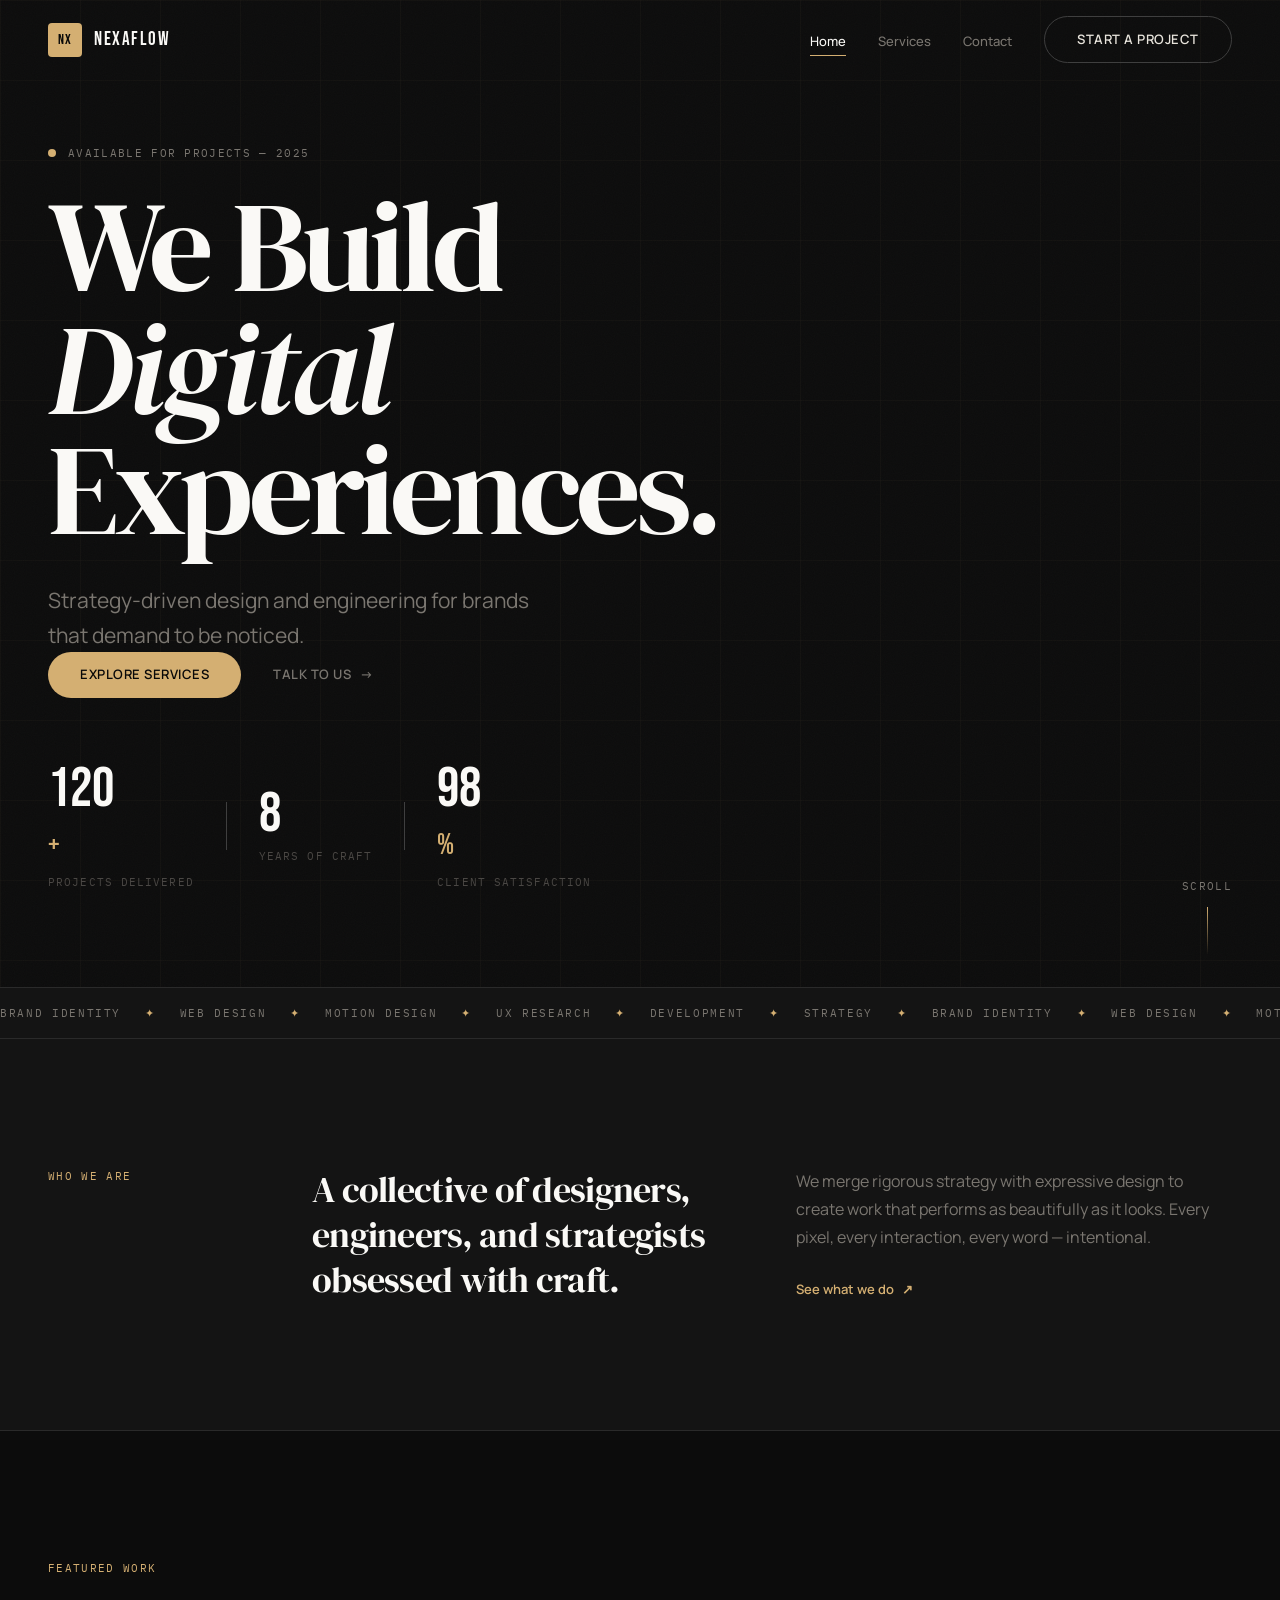
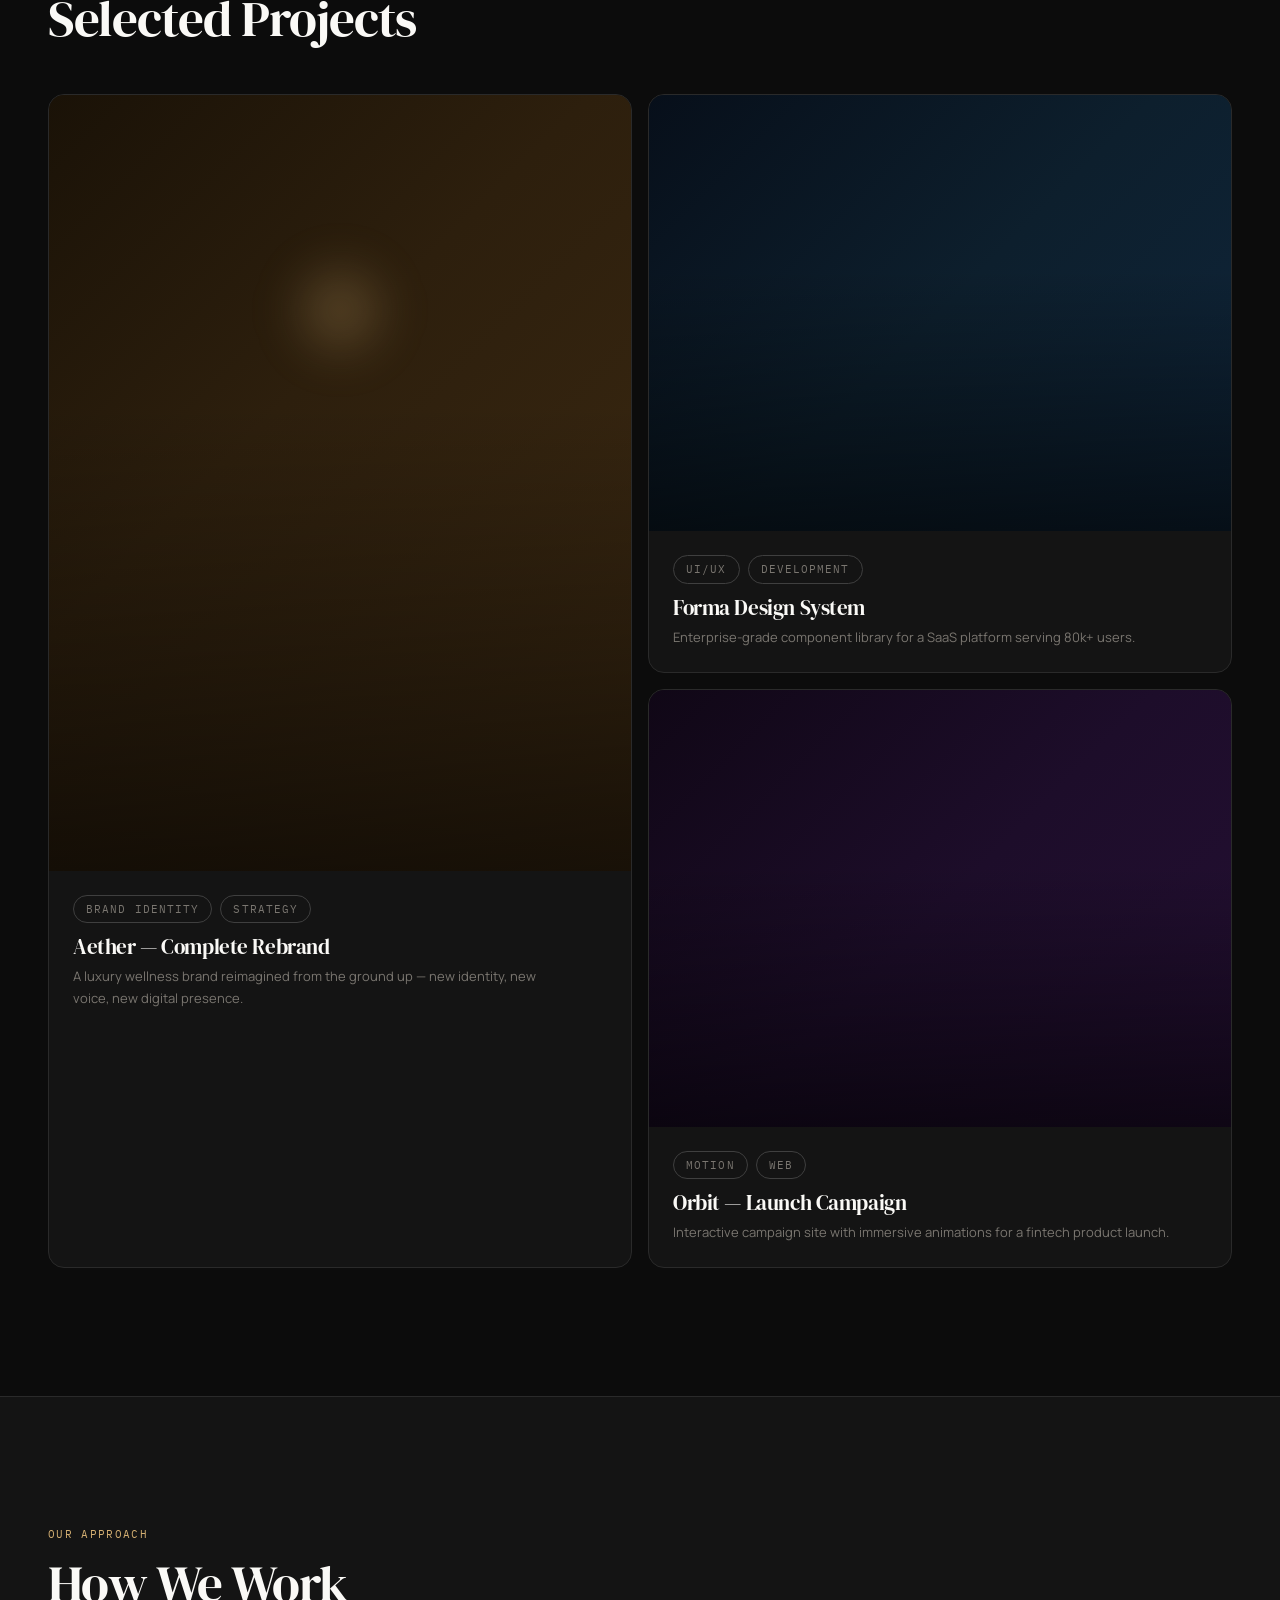
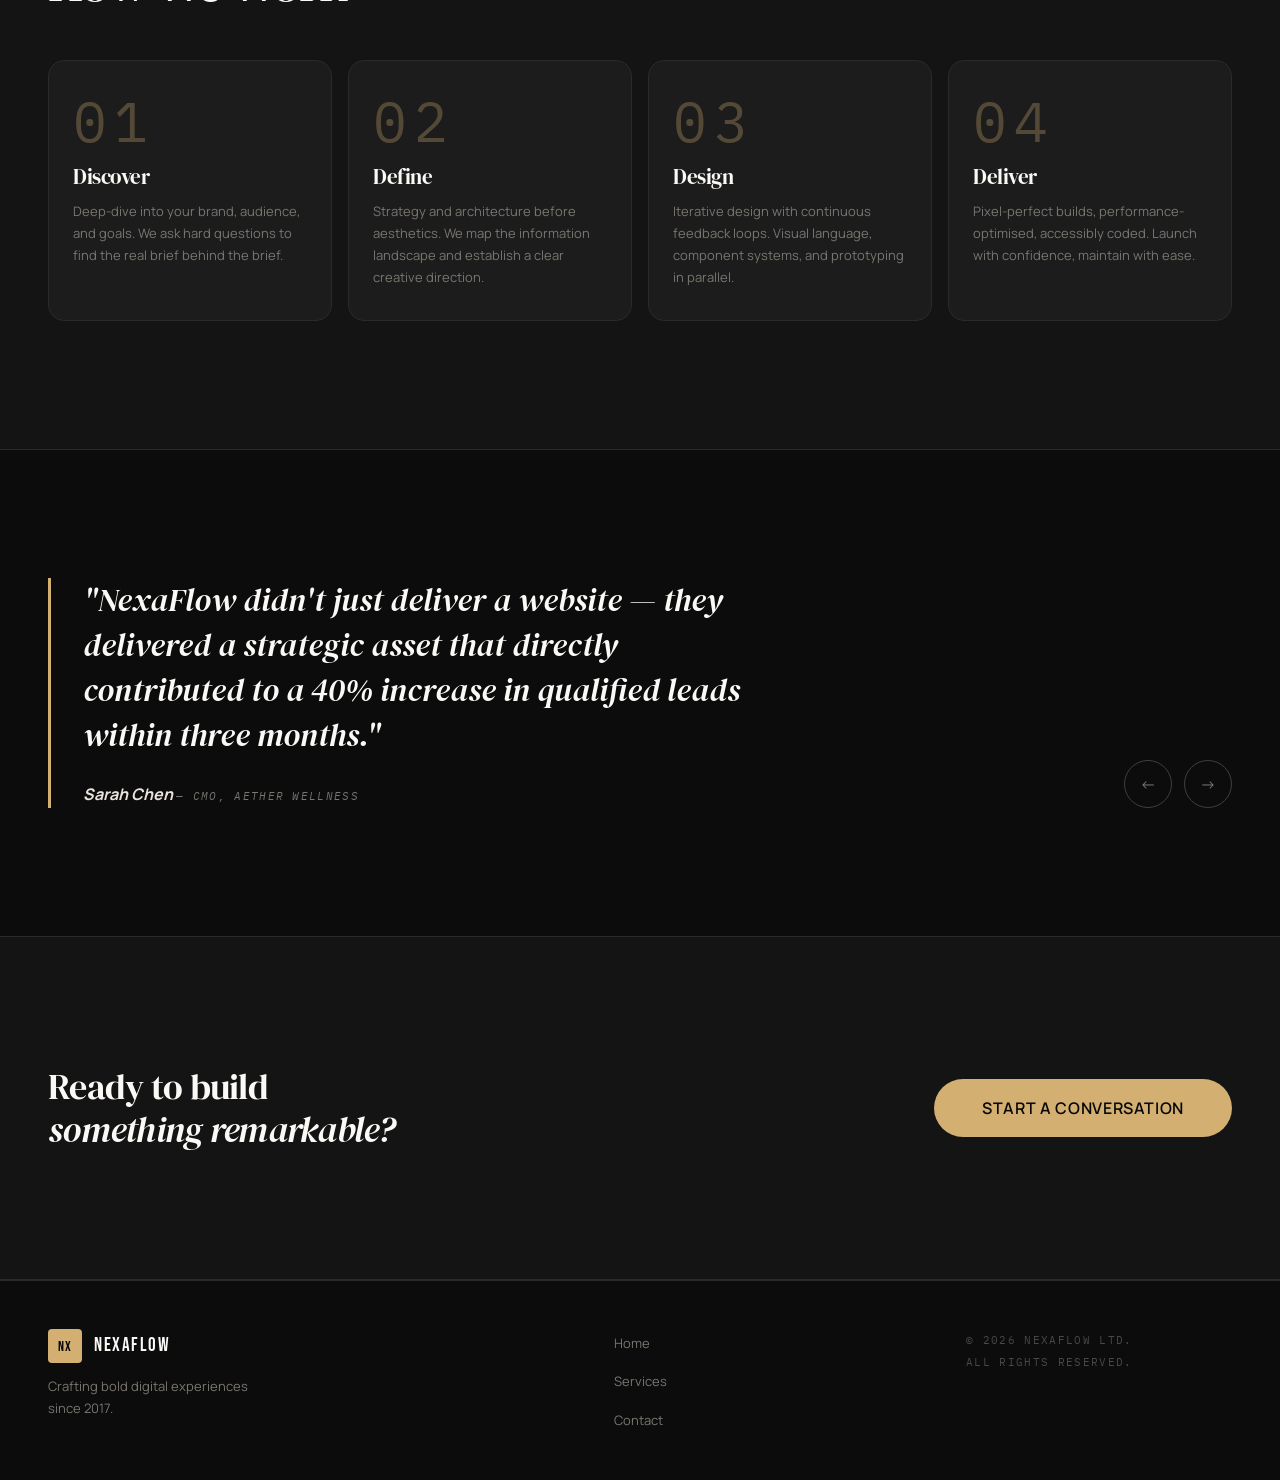
<file: index.html>
<!DOCTYPE html>
<html lang="en">
<head>
  <meta charset="UTF-8" />
  <meta name="viewport" content="width=device-width, initial-scale=1.0" />
  <meta name="description" content="NexaFlow — A digital agency crafting bold, purposeful experiences." />
  <title>NexaFlow — Digital Agency</title>
  <link rel="preconnect" href="https://fonts.googleapis.com">
  <link rel="preconnect" href="https://fonts.gstatic.com" crossorigin>
  <link href="https://fonts.googleapis.com/css2?family=Bebas+Neue&family=DM+Serif+Display:ital@0;1&family=IBM+Plex+Mono:wght@400;500&family=Manrope:wght@300;400;500;600&display=swap" rel="stylesheet">
  <style>
/* ============================================================
   NEXAFLOW — global.css
   Design tokens, reset, typography, layout utilities,
   navigation, footer, buttons, shared components
   ============================================================ */

/* ── 1. DESIGN TOKENS ───────────────────────────────────── */
:root {
  /* Palette */
  --clr-bg:          #0c0c0c;
  --clr-bg-2:        #141414;
  --clr-bg-3:        #1c1c1c;
  --clr-surface:     #1e1e1e;
  --clr-border:      #2a2a2a;
  --clr-border-hi:   #3f3f3f;

  --clr-text:        #e8e4dc;
  --clr-text-muted:  #7a7670;
  --clr-text-dim:    #4a4744;

  --clr-accent:      #d4af72;       /* warm gold */
  --clr-accent-dim:  rgba(212,175,114,0.15);
  --clr-accent-2:    #e8d5a3;

  --clr-white:       #faf9f6;
  --clr-black:       #080808;

  /* Typography */
  --ff-display:  'Bebas Neue', 'Impact', sans-serif;
  --ff-serif:    'DM Serif Display', Georgia, serif;
  --ff-body:     'Manrope', 'Helvetica Neue', Arial, sans-serif;
  --ff-mono:     'IBM Plex Mono', 'Courier New', monospace;

  /* Type scale */
  --fs-xs:   0.6875rem;   /* 11px */
  --fs-sm:   0.8125rem;   /* 13px */
  --fs-base: 1rem;        /* 16px */
  --fs-md:   1.125rem;    /* 18px */
  --fs-lg:   1.3125rem;   /* 21px */
  --fs-xl:   1.625rem;    /* 26px */
  --fs-2xl:  2.25rem;     /* 36px */
  --fs-3xl:  3.5rem;      /* 56px */
  --fs-4xl:  5.5rem;      /* 88px */
  --fs-5xl:  8rem;        /* 128px */

  /* Spacing */
  --sp-1:  0.25rem;
  --sp-2:  0.5rem;
  --sp-3:  0.75rem;
  --sp-4:  1rem;
  --sp-6:  1.5rem;
  --sp-8:  2rem;
  --sp-12: 3rem;
  --sp-16: 4rem;
  --sp-20: 5rem;
  --sp-24: 6rem;
  --sp-32: 8rem;

  /* Layout */
  --max-w:      1280px;
  --gutter:     clamp(1.25rem, 5vw, 3rem);

  /* Motion */
  --ease-out:   cubic-bezier(0.16, 1, 0.3, 1);
  --ease-in:    cubic-bezier(0.7, 0, 0.84, 0);
  --dur-fast:   150ms;
  --dur-med:    300ms;
  --dur-slow:   600ms;

  /* Radius */
  --r-sm:  4px;
  --r-md:  8px;
  --r-lg:  16px;
  --r-xl:  24px;
  --r-full: 9999px;
}

/* ── 2. RESET ────────────────────────────────────────────── */
*,
*::before,
*::after { box-sizing: border-box; margin: 0; padding: 0; }

html {
  scroll-behavior: smooth;
  -webkit-text-size-adjust: 100%;
}

body {
  background-color: var(--clr-bg);
  color: var(--clr-text);
  font-family: var(--ff-body);
  font-size: var(--fs-base);
  font-weight: 400;
  line-height: 1.65;
  -webkit-font-smoothing: antialiased;
  -moz-osx-font-smoothing: grayscale;
  overflow-x: hidden;
}

img, svg { display: block; max-width: 100%; }
a { color: inherit; text-decoration: none; }
button { font: inherit; cursor: pointer; border: none; background: none; }
ul, ol { list-style: none; }
address { font-style: normal; }
input, select, textarea { font: inherit; }

/* ── 3. ACCESSIBILITY ────────────────────────────────────── */
.skip-link {
  position: absolute;
  top: -100%;
  left: var(--sp-4);
  background: var(--clr-accent);
  color: var(--clr-black);
  padding: var(--sp-2) var(--sp-6);
  border-radius: var(--r-md);
  font-weight: 600;
  font-size: var(--fs-sm);
  z-index: 9999;
  transition: top var(--dur-fast);
}
.skip-link:focus { top: var(--sp-4); }

.sr-only {
  position: absolute;
  width: 1px; height: 1px;
  padding: 0; margin: -1px;
  overflow: hidden;
  clip: rect(0,0,0,0);
  white-space: nowrap;
  border: 0;
}

:focus-visible {
  outline: 2px solid var(--clr-accent);
  outline-offset: 3px;
  border-radius: var(--r-sm);
}

/* Reduced motion */
@media (prefers-reduced-motion: reduce) {
  *, *::before, *::after {
    animation-duration: 0.01ms !important;
    animation-iteration-count: 1 !important;
    transition-duration: 0.01ms !important;
    scroll-behavior: auto !important;
  }
}

/* ── 4. TYPOGRAPHY ───────────────────────────────────────── */
h1, h2, h3, h4, h5 {
  font-family: var(--ff-serif);
  font-weight: 400;
  line-height: 1.1;
  letter-spacing: -0.02em;
  color: var(--clr-white);
}

.mono {
  font-family: var(--ff-mono);
  font-size: var(--fs-xs);
  letter-spacing: 0.12em;
  text-transform: uppercase;
  color: var(--clr-text-muted);
}

.italic { font-style: italic; }

p { max-width: 62ch; }

/* ── 5. LAYOUT ───────────────────────────────────────────── */
.container {
  width: 100%;
  max-width: var(--max-w);
  margin-inline: auto;
  padding-inline: var(--gutter);
}

.section {
  padding-block: clamp(var(--sp-16), 10vw, var(--sp-32));
}

/* ── 6. BUTTONS ──────────────────────────────────────────── */
.btn {
  display: inline-flex;
  align-items: center;
  gap: var(--sp-2);
  padding: var(--sp-3) var(--sp-8);
  border-radius: var(--r-full);
  font-family: var(--ff-body);
  font-size: var(--fs-sm);
  font-weight: 600;
  letter-spacing: 0.04em;
  text-transform: uppercase;
  transition: all var(--dur-med) var(--ease-out);
  white-space: nowrap;
  position: relative;
  overflow: hidden;
}

.btn::after {
  content: '';
  position: absolute;
  inset: 0;
  opacity: 0;
  transition: opacity var(--dur-med);
}

.btn--primary {
  background: var(--clr-accent);
  color: var(--clr-black);
}
.btn--primary:hover,
.btn--primary:focus-visible {
  background: var(--clr-accent-2);
  transform: translateY(-2px);
  box-shadow: 0 8px 24px rgba(212,175,114,0.3);
}

.btn--outline {
  border: 1.5px solid var(--clr-border-hi);
  color: var(--clr-text);
}
.btn--outline:hover,
.btn--outline:focus-visible {
  border-color: var(--clr-accent);
  color: var(--clr-accent);
  transform: translateY(-2px);
}

.btn--ghost {
  color: var(--clr-text-muted);
  padding-inline: var(--sp-4);
}
.btn--ghost:hover,
.btn--ghost:focus-visible {
  color: var(--clr-text);
}

.btn--lg {
  padding: var(--sp-4) var(--sp-12);
  font-size: var(--fs-base);
}

.btn--full { width: 100%; justify-content: center; }

/* ── 7. NAVIGATION ───────────────────────────────────────── */
.site-header {
  position: fixed;
  top: 0; left: 0; right: 0;
  z-index: 1000;
  padding-block: var(--sp-4);
  transition: background var(--dur-slow), backdrop-filter var(--dur-slow), padding var(--dur-med);
}

.site-header.scrolled {
  background: rgba(12,12,12,0.9);
  backdrop-filter: blur(12px);
  -webkit-backdrop-filter: blur(12px);
  padding-block: var(--sp-3);
  border-bottom: 1px solid var(--clr-border);
}

.nav {
  display: flex;
  align-items: center;
  justify-content: space-between;
  gap: var(--sp-8);
}

.nav__logo {
  display: flex;
  align-items: center;
  gap: var(--sp-3);
  flex-shrink: 0;
}

.logo-mark {
  display: inline-flex;
  align-items: center;
  justify-content: center;
  width: 34px; height: 34px;
  background: var(--clr-accent);
  color: var(--clr-black);
  font-family: var(--ff-display);
  font-size: 14px;
  letter-spacing: 0.05em;
  border-radius: var(--r-sm);
  flex-shrink: 0;
}

.logo-text {
  font-family: var(--ff-display);
  font-size: 1.2rem;
  letter-spacing: 0.08em;
  color: var(--clr-white);
}

.nav__menu {
  display: flex;
  align-items: center;
  gap: var(--sp-8);
}

.nav__link {
  font-size: var(--fs-sm);
  font-weight: 500;
  color: var(--clr-text-muted);
  transition: color var(--dur-fast);
  position: relative;
  padding-block: var(--sp-1);
}

.nav__link::after {
  content: '';
  position: absolute;
  bottom: -2px; left: 0;
  width: 0; height: 1px;
  background: var(--clr-accent);
  transition: width var(--dur-med) var(--ease-out);
}

.nav__link:hover,
.nav__link:focus-visible { color: var(--clr-text); }
.nav__link:hover::after,
.nav__link.active::after { width: 100%; }
.nav__link.active { color: var(--clr-white); }

.nav__toggle {
  display: none;
  flex-direction: column;
  gap: 5px;
  padding: var(--sp-2);
  width: 36px; height: 36px;
  align-items: center;
  justify-content: center;
}

.hamburger {
  display: block;
  width: 22px; height: 2px;
  background: var(--clr-text);
  border-radius: var(--r-full);
  transition: transform var(--dur-med) var(--ease-out), opacity var(--dur-med);
}

/* Mobile nav */
@media (max-width: 768px) {
  .nav__toggle { display: flex; }

  .nav__menu {
    position: fixed;
    inset: 0;
    background: var(--clr-bg);
    flex-direction: column;
    justify-content: center;
    align-items: center;
    gap: var(--sp-8);
    font-size: var(--fs-xl);
    transform: translateX(100%);
    transition: transform var(--dur-slow) var(--ease-out);
    z-index: 999;
  }

  .nav__menu.open {
    transform: translateX(0);
  }

  .nav__link {
    font-size: var(--fs-lg);
    color: var(--clr-text);
  }

  .nav__cta { display: none; }

  .nav__toggle[aria-expanded="true"] .hamburger:nth-child(1) {
    transform: translateY(7px) rotate(45deg);
  }
  .nav__toggle[aria-expanded="true"] .hamburger:nth-child(2) {
    opacity: 0;
  }
  .nav__toggle[aria-expanded="true"] .hamburger:nth-child(3) {
    transform: translateY(-7px) rotate(-45deg);
  }
}

/* ── 8. FOOTER ───────────────────────────────────────────── */
.site-footer {
  border-top: 1px solid var(--clr-border);
  padding-block: var(--sp-12);
  background: var(--clr-bg);
}

.footer__inner {
  display: grid;
  grid-template-columns: 1fr auto 1fr;
  align-items: start;
  gap: var(--sp-8);
}

.footer__brand p {
  margin-top: var(--sp-3);
  font-size: var(--fs-sm);
  color: var(--clr-text-muted);
  line-height: 1.7;
}

.footer__nav ul {
  display: flex;
  flex-direction: column;
  gap: var(--sp-3);
}

.footer__nav a {
  font-size: var(--fs-sm);
  color: var(--clr-text-muted);
  transition: color var(--dur-fast);
}
.footer__nav a:hover { color: var(--clr-text); }

.footer__meta {
  text-align: right;
  color: var(--clr-text-dim);
  font-size: var(--fs-xs);
  line-height: 2;
}

@media (max-width: 640px) {
  .footer__inner {
    grid-template-columns: 1fr;
    gap: var(--sp-8);
  }
  .footer__meta { text-align: left; }
}

/* ── 9. SHARED SECTION STYLES ────────────────────────────── */
.section-header {
  margin-bottom: var(--sp-12);
}

.section-tag {
  color: var(--clr-accent);
  margin-bottom: var(--sp-3);
}

.section-header h2 {
  font-size: clamp(var(--fs-2xl), 4vw, var(--fs-3xl));
}

/* ── 10. TAGS ─────────────────────────────────────────────── */
.tag {
  display: inline-block;
  font-size: var(--fs-xs);
  font-family: var(--ff-mono);
  letter-spacing: 0.1em;
  text-transform: uppercase;
  padding: var(--sp-1) var(--sp-3);
  border: 1px solid var(--clr-border-hi);
  border-radius: var(--r-full);
  color: var(--clr-text-muted);
}

.tag--category {
  border-color: var(--clr-accent-dim);
  color: var(--clr-accent);
  background: var(--clr-accent-dim);
}

/* ── 11. LINK ARROW ──────────────────────────────────────── */
.link-arrow {
  display: inline-flex;
  align-items: center;
  gap: var(--sp-2);
  font-size: var(--fs-sm);
  font-weight: 600;
  color: var(--clr-accent);
  transition: gap var(--dur-med) var(--ease-out), color var(--dur-fast);
}
.link-arrow:hover,
.link-arrow:focus-visible {
  gap: var(--sp-3);
  color: var(--clr-accent-2);
}

/* ── 12. REVEAL ANIMATIONS ───────────────────────────────── */
.reveal-up {
  display: inline-block;
  opacity: 0;
  transform: translateY(24px);
  animation: revealUp var(--dur-slow) var(--ease-out) var(--delay, 0s) forwards;
}

@keyframes revealUp {
  to { opacity: 1; transform: translateY(0); }
}

/* ── 13. HERO NOISE TEXTURE ──────────────────────────────── */
.hero__noise {
  position: absolute;
  inset: 0;
  pointer-events: none;
  opacity: 0.025;
  background-image: url("data:image/svg+xml,%3Csvg viewBox='0 0 200 200' xmlns='http://www.w3.org/2000/svg'%3E%3Cfilter id='noise'%3E%3CfeTurbulence type='fractalNoise' baseFrequency='0.9' numOctaves='4' stitchTiles='stitch'/%3E%3C/filter%3E%3Crect width='100%25' height='100%25' filter='url(%23noise)'/%3E%3C/svg%3E");
  background-size: 200px 200px;
}

/* ── 14. PAGE HERO (shared, services + contact) ───────────── */
.page-hero {
  position: relative;
  padding-top: calc(var(--sp-32) + 80px);
  padding-bottom: var(--sp-24);
  overflow: hidden;
}

.page-hero__inner { position: relative; z-index: 1; }

.page-hero__label {
  color: var(--clr-accent);
  margin-bottom: var(--sp-4);
}

.page-hero__heading {
  font-family: var(--ff-serif);
  font-size: clamp(var(--fs-3xl), 7vw, var(--fs-4xl));
  line-height: 1.05;
  letter-spacing: -0.03em;
  color: var(--clr-white);
  margin-bottom: var(--sp-6);
}

.page-hero__sub {
  font-size: var(--fs-md);
  color: var(--clr-text-muted);
  max-width: 52ch;
  line-height: 1.7;
}

/* ── 15. CTA BAND ─────────────────────────────────────────── */
.cta-band {
  background: var(--clr-bg-2);
  border-top: 1px solid var(--clr-border);
  border-bottom: 1px solid var(--clr-border);
}

.cta-band__inner {
  display: flex;
  align-items: center;
  justify-content: space-between;
  gap: var(--sp-8);
  flex-wrap: wrap;
}

.cta-band__heading {
  font-size: clamp(var(--fs-xl), 3.5vw, var(--fs-2xl));
  line-height: 1.2;
}

@media (max-width: 640px) {
  .cta-band__inner { flex-direction: column; align-items: flex-start; }
}

/* ── 16. HIDE HELPERS ─────────────────────────────────────── */
.hide-sm { display: none; }
@media (min-width: 640px) { .hide-sm { display: inline; } }

/* ── 17. SCROLL PROGRESS BAR ─────────────────────────────── */
#scrollProgress {
  position: fixed;
  top: 0; left: 0;
  height: 2px;
  width: 0%;
  background: var(--clr-accent);
  z-index: 9999;
  transition: width 100ms linear;
}

/* ============================================================
   NEXAFLOW — home.css
   Styles specific to index.html
   ============================================================ */

/* ── HERO ──────────────────────────────────────────────────── */
.hero {
  position: relative;
  min-height: 100svh;
  display: flex;
  align-items: center;
  overflow: hidden;
  padding-top: 80px;
}

/* Subtle grid bg */
.hero__bg-grid {
  position: absolute;
  inset: 0;
  background-image:
    linear-gradient(rgba(212,175,114,0.03) 1px, transparent 1px),
    linear-gradient(90deg, rgba(212,175,114,0.03) 1px, transparent 1px);
  background-size: 80px 80px;
  pointer-events: none;
}

.hero__inner {
  position: relative;
  z-index: 1;
  padding-top: var(--sp-16);
  padding-bottom: var(--sp-24);
}

.hero__label {
  display: flex;
  align-items: center;
  gap: var(--sp-3);
  margin-bottom: var(--sp-6);
  animation: revealUp var(--dur-slow) var(--ease-out) 0s forwards;
}

.dot {
  width: 8px; height: 8px;
  border-radius: 50%;
  background: var(--clr-accent);
  flex-shrink: 0;
}

.dot.pulse {
  animation: pulse 2s ease-in-out infinite;
}

@keyframes pulse {
  0%, 100% { box-shadow: 0 0 0 0 rgba(212,175,114,0.5); }
  50%       { box-shadow: 0 0 0 6px rgba(212,175,114,0); }
}

.hero__heading {
  font-family: var(--ff-serif);
  font-size: clamp(4rem, 12vw, var(--fs-5xl));
  line-height: 0.95;
  letter-spacing: -0.04em;
  color: var(--clr-white);
  display: flex;
  flex-direction: column;
  margin-bottom: var(--sp-8);
}

.hero__line {
  display: block;
}

.hero__sub {
  font-size: clamp(var(--fs-base), 2vw, var(--fs-lg));
  color: var(--clr-text-muted);
  max-width: 46ch;
  line-height: 1.65;
  margin-bottom: var(--sp-10);
}

.hero__actions {
  display: flex;
  align-items: center;
  gap: var(--sp-4);
  flex-wrap: wrap;
  margin-bottom: var(--sp-16);
}

/* Stats */
.hero__stats {
  display: flex;
  align-items: center;
  gap: var(--sp-8);
  flex-wrap: wrap;
}

.stat {
  display: flex;
  flex-direction: column;
  gap: var(--sp-1);
}

.stat__num {
  font-family: var(--ff-display);
  font-size: clamp(2.5rem, 5vw, 3.5rem);
  line-height: 1;
  color: var(--clr-white);
}

.stat__suf {
  font-family: var(--ff-display);
  font-size: 1.8rem;
  color: var(--clr-accent);
}

.stat__label {
  font-size: var(--fs-xs);
  font-family: var(--ff-mono);
  letter-spacing: 0.1em;
  text-transform: uppercase;
  color: var(--clr-text-dim);
}

.stat__divider {
  width: 1px;
  height: 48px;
  background: var(--clr-border-hi);
  flex-shrink: 0;
}

/* Scroll hint */
.hero__scroll-hint {
  position: absolute;
  bottom: var(--sp-8);
  right: var(--gutter);
  display: flex;
  flex-direction: column;
  align-items: center;
  gap: var(--sp-3);
  animation: fadeIn 1s var(--ease-out) 1.2s forwards;
  opacity: 0;
}

@keyframes fadeIn { to { opacity: 1; } }

.scroll-line {
  width: 1px;
  height: 48px;
  background: linear-gradient(to bottom, var(--clr-accent), transparent);
  animation: scrollDrop 1.5s ease-in-out infinite;
}

@keyframes scrollDrop {
  0%   { transform: scaleY(0); transform-origin: top; }
  50%  { transform: scaleY(1); transform-origin: top; }
  51%  { transform: scaleY(1); transform-origin: bottom; }
  100% { transform: scaleY(0); transform-origin: bottom; }
}

/* ── MARQUEE ───────────────────────────────────────────────── */
.marquee-wrap {
  border-top: 1px solid var(--clr-border);
  border-bottom: 1px solid var(--clr-border);
  overflow: hidden;
  padding-block: var(--sp-4);
  background: var(--clr-bg-2);
}

.marquee {
  display: flex;
  gap: var(--sp-6);
  white-space: nowrap;
  animation: marquee 28s linear infinite;
  width: max-content;
}

.marquee span {
  font-family: var(--ff-mono);
  font-size: var(--fs-xs);
  letter-spacing: 0.15em;
  text-transform: uppercase;
  color: var(--clr-text-muted);
}

.marquee .sep {
  color: var(--clr-accent);
}

@keyframes marquee {
  from { transform: translateX(0); }
  to   { transform: translateX(-50%); }
}

/* ── ABOUT STRIP ───────────────────────────────────────────── */
.about-strip {
  background: var(--clr-bg-2);
  border-bottom: 1px solid var(--clr-border);
}

.about-strip__inner {
  display: grid;
  grid-template-columns: 200px 1fr;
  gap: var(--sp-16);
  align-items: start;
}

.about-strip__tag { color: var(--clr-accent); }

.about-strip__content {
  display: grid;
  grid-template-columns: 1fr 1fr;
  gap: var(--sp-12);
}

.about-strip__heading {
  font-size: clamp(var(--fs-xl), 3vw, var(--fs-2xl));
  line-height: 1.25;
  letter-spacing: -0.02em;
}

.about-strip__body p {
  font-size: var(--fs-base);
  color: var(--clr-text-muted);
  margin-bottom: var(--sp-6);
  line-height: 1.75;
}

@media (max-width: 900px) {
  .about-strip__inner { grid-template-columns: 1fr; gap: var(--sp-6); }
  .about-strip__content { grid-template-columns: 1fr; gap: var(--sp-8); }
}

/* ── WORK GRID ─────────────────────────────────────────────── */
.work__grid {
  display: grid;
  grid-template-columns: 1fr 1fr;
  grid-template-rows: auto auto;
  gap: var(--sp-4);
}

.work-card--large {
  grid-column: 1;
  grid-row: 1 / 3;
}

.work-card {
  background: var(--clr-bg-2);
  border: 1px solid var(--clr-border);
  border-radius: var(--r-lg);
  overflow: hidden;
  transition: border-color var(--dur-med), transform var(--dur-slow) var(--ease-out);
  cursor: pointer;
}

.work-card:hover,
.work-card:focus-visible {
  border-color: var(--clr-border-hi);
  transform: translateY(-4px);
}

.work-card__img {
  position: relative;
  overflow: hidden;
}

.work-card--large .work-card__img { aspect-ratio: 3/4; }
.work-card:not(.work-card--large) .work-card__img { aspect-ratio: 4/3; }

/* Decorative card backgrounds */
.work-card__img--1 {
  background: linear-gradient(135deg, #1a1207 0%, #2d1f0d 40%, #3d2a12 100%);
}
.work-card__img--2 {
  background: linear-gradient(135deg, #070f1a 0%, #0d1f2d 50%, #0f253a 100%);
}
.work-card__img--3 {
  background: linear-gradient(135deg, #100716 0%, #1d0d2a 50%, #240f33 100%);
}

.work-card__overlay {
  position: absolute;
  inset: 0;
  background: linear-gradient(to top, rgba(0,0,0,0.6) 0%, transparent 60%);
}

/* Decorative accent blob */
.work-card__accent {
  position: absolute;
  top: 20%;
  left: 50%;
  transform: translateX(-50%);
  width: 120px; height: 120px;
  border-radius: 50%;
  background: radial-gradient(circle, rgba(212,175,114,0.3) 0%, transparent 70%);
  filter: blur(20px);
}

.work-card__body {
  padding: var(--sp-6);
}

.work-card__tags {
  display: flex;
  gap: var(--sp-2);
  flex-wrap: wrap;
  margin-bottom: var(--sp-3);
}

.work-card__title {
  font-family: var(--ff-serif);
  font-size: var(--fs-lg);
  color: var(--clr-white);
  margin-bottom: var(--sp-2);
}

.work-card__desc {
  font-size: var(--fs-sm);
  color: var(--clr-text-muted);
  line-height: 1.65;
}

@media (max-width: 700px) {
  .work__grid {
    grid-template-columns: 1fr;
  }
  .work-card--large { grid-row: auto; }
  .work-card--large .work-card__img { aspect-ratio: 4/3; }
}

/* ── PROCESS ───────────────────────────────────────────────── */
.process {
  background: var(--clr-bg-2);
  border-top: 1px solid var(--clr-border);
  border-bottom: 1px solid var(--clr-border);
}

.process__steps {
  display: grid;
  grid-template-columns: repeat(4, 1fr);
  gap: var(--sp-4);
}

.process-step {
  padding: var(--sp-8) var(--sp-6);
  border: 1px solid var(--clr-border);
  border-radius: var(--r-lg);
  background: var(--clr-bg-3);
  transition: border-color var(--dur-med);
}

.process-step:hover { border-color: var(--clr-accent); }

.process-step__num {
  font-size: var(--fs-3xl);
  color: var(--clr-accent);
  opacity: 0.3;
  line-height: 1;
  margin-bottom: var(--sp-4);
}

.process-step__title {
  font-family: var(--ff-serif);
  font-size: var(--fs-lg);
  color: var(--clr-white);
  margin-bottom: var(--sp-3);
}

.process-step p {
  font-size: var(--fs-sm);
  color: var(--clr-text-muted);
  line-height: 1.7;
}

@media (max-width: 900px) {
  .process__steps { grid-template-columns: repeat(2, 1fr); }
}

@media (max-width: 500px) {
  .process__steps { grid-template-columns: 1fr; }
}

/* ── TESTIMONIAL ───────────────────────────────────────────── */
.testimonial {
  background: var(--clr-bg);
}

.testimonial__inner {
  display: flex;
  align-items: flex-end;
  justify-content: space-between;
  gap: var(--sp-8);
}

.testimonial__quote {
  max-width: 72ch;
  border-left: 3px solid var(--clr-accent);
  padding-left: var(--sp-8);
}

.testimonial__quote p {
  font-family: var(--ff-serif);
  font-size: clamp(var(--fs-lg), 2.5vw, var(--fs-2xl));
  font-style: italic;
  color: var(--clr-white);
  line-height: 1.4;
  margin-bottom: var(--sp-6);
  max-width: none;
  transition: opacity var(--dur-med) var(--ease-out);
}

.testimonial__quote cite { display: block; }
.testimonial__quote strong { font-size: var(--fs-base); color: var(--clr-text); }
.testimonial__quote .mono { font-size: var(--fs-xs); margin-top: var(--sp-1); }

.testimonial__controls {
  display: flex;
  gap: var(--sp-3);
  flex-shrink: 0;
}

.t-btn {
  width: 48px; height: 48px;
  border: 1.5px solid var(--clr-border-hi);
  border-radius: 50%;
  color: var(--clr-text-muted);
  font-size: var(--fs-base);
  display: flex;
  align-items: center;
  justify-content: center;
  transition: all var(--dur-med);
}

.t-btn:hover,
.t-btn:focus-visible {
  border-color: var(--clr-accent);
  color: var(--clr-accent);
}

@media (max-width: 640px) {
  .testimonial__inner { flex-direction: column; align-items: flex-start; }
}

  </style>
</head>
<body>
<!-- Skip to content for accessibility -->
  <a href="#main-content" class="skip-link">Skip to main content</a>

  <!-- ===== NAVIGATION ===== -->
  <header class="site-header" id="site-header">
    <nav class="nav container" aria-label="Main navigation">
      <a href="index.html" class="nav__logo" aria-label="NexaFlow home">
        <span class="logo-mark">NX</span>
        <span class="logo-text">NexaFlow</span>
      </a>

      <button class="nav__toggle" id="navToggle" aria-expanded="false" aria-controls="navMenu" aria-label="Toggle navigation menu">
        <span class="hamburger"></span>
        <span class="hamburger"></span>
        <span class="hamburger"></span>
      </button>

      <ul class="nav__menu" id="navMenu" role="list">
        <li><a href="index.html" class="nav__link active" aria-current="page">Home</a></li>
        <li><a href="services.html" class="nav__link">Services</a></li>
        <li><a href="contact.html" class="nav__link">Contact</a></li>
        <li>
          <a href="contact.html" class="nav__cta btn btn--outline">Start a Project</a>
        </li>
      </ul>
    </nav>
  </header>

  <!-- ===== HERO ===== -->
  <main id="main-content">
    <section class="hero" aria-labelledby="hero-heading">
      <div class="hero__bg-grid" aria-hidden="true"></div>
      <div class="hero__noise" aria-hidden="true"></div>

      <div class="container hero__inner">
        <div class="hero__label mono" aria-hidden="true">
          <span class="dot pulse"></span> Available for projects — 2025
        </div>

        <h1 class="hero__heading" id="hero-heading">
          <span class="hero__line reveal-up" style="--delay:0.1s">We Build</span>
          <span class="hero__line reveal-up italic" style="--delay:0.25s">Digital</span>
          <span class="hero__line reveal-up" style="--delay:0.4s">Experiences.</span>
        </h1>

        <p class="hero__sub reveal-up" style="--delay:0.55s">
          Strategy-driven design and engineering for brands<br class="hide-sm"> that demand to be noticed.
        </p>

        <div class="hero__actions reveal-up" style="--delay:0.7s">
          <a href="services.html" class="btn btn--primary">Explore Services</a>
          <a href="contact.html" class="btn btn--ghost">Talk to Us <span aria-hidden="true">→</span></a>
        </div>

        <div class="hero__stats reveal-up" style="--delay:0.85s" aria-label="Agency statistics">
          <div class="stat">
            <span class="stat__num" data-target="120">0</span><span class="stat__suf">+</span>
            <span class="stat__label">Projects Delivered</span>
          </div>
          <div class="stat__divider" aria-hidden="true"></div>
          <div class="stat">
            <span class="stat__num" data-target="8">0</span>
            <span class="stat__label">Years of Craft</span>
          </div>
          <div class="stat__divider" aria-hidden="true"></div>
          <div class="stat">
            <span class="stat__num" data-target="98">0</span><span class="stat__suf">%</span>
            <span class="stat__label">Client Satisfaction</span>
          </div>
        </div>
      </div>

      <div class="hero__scroll-hint" aria-hidden="true">
        <span class="mono">scroll</span>
        <div class="scroll-line"></div>
      </div>
    </section>

    <!-- ===== MARQUEE ===== -->
    <div class="marquee-wrap" aria-hidden="true">
      <div class="marquee">
        <span>Brand Identity</span><span class="sep">✦</span>
        <span>Web Design</span><span class="sep">✦</span>
        <span>Motion Design</span><span class="sep">✦</span>
        <span>UX Research</span><span class="sep">✦</span>
        <span>Development</span><span class="sep">✦</span>
        <span>Strategy</span><span class="sep">✦</span>
        <span>Brand Identity</span><span class="sep">✦</span>
        <span>Web Design</span><span class="sep">✦</span>
        <span>Motion Design</span><span class="sep">✦</span>
        <span>UX Research</span><span class="sep">✦</span>
        <span>Development</span><span class="sep">✦</span>
        <span>Strategy</span><span class="sep">✦</span>
      </div>
    </div>

    <!-- ===== ABOUT STRIP ===== -->
    <section class="about-strip section" aria-labelledby="about-heading">
      <div class="container about-strip__inner">
        <div class="about-strip__tag mono">Who We Are</div>
        <div class="about-strip__content">
          <h2 class="about-strip__heading" id="about-heading">
            A collective of designers, engineers, and strategists obsessed with craft.
          </h2>
          <div class="about-strip__body">
            <p>We merge rigorous strategy with expressive design to create work that performs as beautifully as it looks. Every pixel, every interaction, every word — intentional.</p>
            <a href="services.html" class="link-arrow">See what we do <span aria-hidden="true">↗</span></a>
          </div>
        </div>
      </div>
    </section>

    <!-- ===== FEATURED WORK ===== -->
    <section class="work section" aria-labelledby="work-heading">
      <div class="container">
        <div class="section-header">
          <div class="mono section-tag">Featured Work</div>
          <h2 id="work-heading">Selected Projects</h2>
        </div>

        <div class="work__grid">
          <article class="work-card work-card--large" tabindex="0" aria-label="Aether Rebrand project">
            <div class="work-card__img work-card__img--1" aria-hidden="true">
              <div class="work-card__overlay"></div>
              <div class="work-card__accent" aria-hidden="true"></div>
            </div>
            <div class="work-card__body">
              <div class="work-card__tags">
                <span class="tag">Brand Identity</span>
                <span class="tag">Strategy</span>
              </div>
              <h3 class="work-card__title">Aether — Complete Rebrand</h3>
              <p class="work-card__desc">A luxury wellness brand reimagined from the ground up — new identity, new voice, new digital presence.</p>
            </div>
          </article>

          <article class="work-card" tabindex="0" aria-label="Forma Design System project">
            <div class="work-card__img work-card__img--2" aria-hidden="true">
              <div class="work-card__overlay"></div>
            </div>
            <div class="work-card__body">
              <div class="work-card__tags">
                <span class="tag">UI/UX</span>
                <span class="tag">Development</span>
              </div>
              <h3 class="work-card__title">Forma Design System</h3>
              <p class="work-card__desc">Enterprise-grade component library for a SaaS platform serving 80k+ users.</p>
            </div>
          </article>

          <article class="work-card" tabindex="0" aria-label="Orbit Campaign project">
            <div class="work-card__img work-card__img--3" aria-hidden="true">
              <div class="work-card__overlay"></div>
            </div>
            <div class="work-card__body">
              <div class="work-card__tags">
                <span class="tag">Motion</span>
                <span class="tag">Web</span>
              </div>
              <h3 class="work-card__title">Orbit — Launch Campaign</h3>
              <p class="work-card__desc">Interactive campaign site with immersive animations for a fintech product launch.</p>
            </div>
          </article>
        </div>
      </div>
    </section>

    <!-- ===== PROCESS ===== -->
    <section class="process section" aria-labelledby="process-heading">
      <div class="container">
        <div class="section-header">
          <div class="mono section-tag">Our Approach</div>
          <h2 id="process-heading">How We Work</h2>
        </div>
        <ol class="process__steps" role="list">
          <li class="process-step">
            <div class="process-step__num mono" aria-hidden="true">01</div>
            <h3 class="process-step__title">Discover</h3>
            <p>Deep-dive into your brand, audience, and goals. We ask hard questions to find the real brief behind the brief.</p>
          </li>
          <li class="process-step">
            <div class="process-step__num mono" aria-hidden="true">02</div>
            <h3 class="process-step__title">Define</h3>
            <p>Strategy and architecture before aesthetics. We map the information landscape and establish a clear creative direction.</p>
          </li>
          <li class="process-step">
            <div class="process-step__num mono" aria-hidden="true">03</div>
            <h3 class="process-step__title">Design</h3>
            <p>Iterative design with continuous feedback loops. Visual language, component systems, and prototyping in parallel.</p>
          </li>
          <li class="process-step">
            <div class="process-step__num mono" aria-hidden="true">04</div>
            <h3 class="process-step__title">Deliver</h3>
            <p>Pixel-perfect builds, performance-optimised, accessibly coded. Launch with confidence, maintain with ease.</p>
          </li>
        </ol>
      </div>
    </section>

    <!-- ===== TESTIMONIAL ===== -->
    <section class="testimonial section" aria-labelledby="testimonial-heading">
      <div class="container testimonial__inner">
        <blockquote class="testimonial__quote" id="testimonialQuote">
          <p>"NexaFlow didn't just deliver a website — they delivered a strategic asset that directly contributed to a 40% increase in qualified leads within three months."</p>
          <footer>
            <cite>
              <strong>Sarah Chen</strong>
              <span class="mono">— CMO, Aether Wellness</span>
            </cite>
          </footer>
        </blockquote>
        <div class="testimonial__controls" role="group" aria-label="Testimonial navigation">
          <button class="t-btn" id="tPrev" aria-label="Previous testimonial">←</button>
          <button class="t-btn" id="tNext" aria-label="Next testimonial">→</button>
        </div>
      </div>
    </section>

    <!-- ===== CTA ===== -->
    <section class="cta-band section" aria-labelledby="cta-heading">
      <div class="container cta-band__inner">
        <h2 class="cta-band__heading" id="cta-heading">
          Ready to build<br><em>something remarkable?</em>
        </h2>
        <a href="contact.html" class="btn btn--primary btn--lg">Start a Conversation</a>
      </div>
    </section>
  </main>

  <!-- ===== FOOTER ===== -->
  <footer class="site-footer" role="contentinfo">
    <div class="container footer__inner">
      <div class="footer__brand">
        <a href="index.html" class="nav__logo" aria-label="NexaFlow home">
          <span class="logo-mark">NX</span>
          <span class="logo-text">NexaFlow</span>
        </a>
        <p>Crafting bold digital experiences<br>since 2017.</p>
      </div>
      <nav class="footer__nav" aria-label="Footer navigation">
        <ul role="list">
          <li><a href="index.html">Home</a></li>
          <li><a href="services.html">Services</a></li>
          <li><a href="contact.html">Contact</a></li>
        </ul>
      </nav>
      <div class="footer__meta mono">
        <p>© <span id="footerYear"></span> NexaFlow Ltd.</p>
        <p>All rights reserved.</p>
      </div>
    </div>
  </footer>
<script>
/**
 * nav.js — Navigation module
 * Handles: scroll-based header styling, mobile menu toggle,
 * scroll progress bar, footer year
 */

// ── Scroll progress bar ──────────────────────────────────────
const progressBar = document.createElement('div');
progressBar.id = 'scrollProgress';
progressBar.setAttribute('role', 'progressbar');
progressBar.setAttribute('aria-label', 'Page scroll progress');
document.body.prepend(progressBar);

window.addEventListener('scroll', () => {
  const scrollTop = document.documentElement.scrollTop;
  const docHeight = document.documentElement.scrollHeight - window.innerHeight;
  const pct = docHeight > 0 ? (scrollTop / docHeight) * 100 : 0;
  progressBar.style.width = `${pct}%`;
}, { passive: true });

// ── Sticky header ────────────────────────────────────────────
const header = document.getElementById('site-header');
if (header) {
  const observer = new IntersectionObserver(
    ([entry]) => header.classList.toggle('scrolled', !entry.isIntersecting),
    { rootMargin: '-80px 0px 0px 0px' }
  );
  // Observe a sentinel just below the header
  const sentinel = document.createElement('div');
  sentinel.style.cssText = 'position:absolute;top:80px;height:1px;width:1px;pointer-events:none;';
  document.body.prepend(sentinel);
  observer.observe(sentinel);
}

// ── Mobile nav toggle ────────────────────────────────────────
const toggle = document.getElementById('navToggle');
const menu   = document.getElementById('navMenu');

if (toggle && menu) {
  toggle.addEventListener('click', () => {
    const isOpen = toggle.getAttribute('aria-expanded') === 'true';
    toggle.setAttribute('aria-expanded', String(!isOpen));
    menu.classList.toggle('open', !isOpen);
    // Prevent body scroll when menu open
    document.body.style.overflow = isOpen ? '' : 'hidden';
  });

  // Close on link click
  menu.querySelectorAll('a').forEach(link => {
    link.addEventListener('click', () => {
      toggle.setAttribute('aria-expanded', 'false');
      menu.classList.remove('open');
      document.body.style.overflow = '';
    });
  });

  // Close on Escape
  document.addEventListener('keydown', (e) => {
    if (e.key === 'Escape' && menu.classList.contains('open')) {
      toggle.setAttribute('aria-expanded', 'false');
      menu.classList.remove('open');
      document.body.style.overflow = '';
      toggle.focus();
    }
  });
}

// ── Footer year ──────────────────────────────────────────────
document.querySelectorAll('#footerYear').forEach(el => {
  el.textContent = new Date().getFullYear();
});

/**
 * home.js — Home page interactivity
 * Features:
 *  1. Animated counter for stat numbers (DOM manipulation + event listener)
 *  2. Testimonial carousel with localStorage persistence
 *  3. Local storage: saves last-viewed testimonial index
 */

// ── 1. ANIMATED COUNTERS ─────────────────────────────────────
const counters = document.querySelectorAll('.stat__num[data-target]');

if (counters.length > 0) {
  const counterObserver = new IntersectionObserver((entries) => {
    entries.forEach(entry => {
      if (!entry.isIntersecting) return;
      const el    = entry.target;
      const target = parseInt(el.dataset.target, 10);
      const duration = 1800;
      const start  = performance.now();

      const step = (now) => {
        const elapsed = now - start;
        const progress = Math.min(elapsed / duration, 1);
        // Ease out expo
        const eased = 1 - Math.pow(2, -10 * progress);
        el.textContent = Math.floor(eased * target);
        if (progress < 1) requestAnimationFrame(step);
        else el.textContent = target;
      };

      requestAnimationFrame(step);
      counterObserver.unobserve(el);
    });
  }, { threshold: 0.5 });

  counters.forEach(counter => counterObserver.observe(counter));
}

// ── 2. TESTIMONIAL CAROUSEL ───────────────────────────────────
const testimonials = [
  {
    quote: '"NexaFlow didn\'t just deliver a website — they delivered a strategic asset that directly contributed to a 40% increase in qualified leads within three months."',
    name:  'Sarah Chen',
    role:  'CMO, Aether Wellness'
  },
  {
    quote: '"The team\'s ability to translate a complex technical product into a clean, approachable design experience was remarkable. Our conversion rate doubled post-launch."',
    name:  'Marcus Reid',
    role:  'Co-founder, Forma SaaS'
  },
  {
    quote: '"Working with NexaFlow felt less like briefing an agency and more like gaining a genuinely invested creative partner. They challenged our thinking at every stage."',
    name:  'Priya Nair',
    role:  'Brand Director, Orbit Finance'
  }
];

const quoteEl  = document.getElementById('testimonialQuote');
const prevBtn  = document.getElementById('tPrev');
const nextBtn  = document.getElementById('tNext');

// LocalStorage: remember last viewed testimonial
const STORAGE_KEY = 'nf_testimonial_index';
let currentIndex = 0;

const saved = localStorage.getItem(STORAGE_KEY);
if (saved !== null) {
  const idx = parseInt(saved, 10);
  if (!isNaN(idx) && idx < testimonials.length) currentIndex = idx;
}

function renderTestimonial(index, direction = 1) {
  if (!quoteEl) return;
  const t = testimonials[index];

  // Fade out
  quoteEl.style.opacity = '0';
  quoteEl.style.transform = `translateX(${direction * 20}px)`;
  quoteEl.style.transition = 'opacity 0.25s ease, transform 0.25s ease';

  setTimeout(() => {
    quoteEl.querySelector('p').textContent = t.quote;
    quoteEl.querySelector('strong').textContent = t.name;
    quoteEl.querySelector('.mono').textContent = `— ${t.role}`;
    quoteEl.style.transform = `translateX(${-direction * 20}px)`;

    // Fade in
    requestAnimationFrame(() => {
      quoteEl.style.opacity = '1';
      quoteEl.style.transform = 'translateX(0)';
    });

    // Persist to localStorage
    localStorage.setItem(STORAGE_KEY, String(index));
  }, 260);
}

if (nextBtn) {
  nextBtn.addEventListener('click', () => {
    currentIndex = (currentIndex + 1) % testimonials.length;
    renderTestimonial(currentIndex, 1);
  });
}

if (prevBtn) {
  prevBtn.addEventListener('click', () => {
    currentIndex = (currentIndex - 1 + testimonials.length) % testimonials.length;
    renderTestimonial(currentIndex, -1);
  });
}

// Keyboard support for testimonial buttons
[prevBtn, nextBtn].forEach(btn => {
  btn?.addEventListener('keydown', (e) => {
    if (e.key === 'Enter' || e.key === ' ') {
      e.preventDefault();
      btn.click();
    }
  });
});

// Init: render saved index without animation
if (quoteEl && currentIndex !== 0) {
  const t = testimonials[currentIndex];
  quoteEl.querySelector('p').textContent = t.quote;
  quoteEl.querySelector('strong').textContent = t.name;
  quoteEl.querySelector('.mono').textContent = `— ${t.role}`;
}

// Auto-advance every 8 seconds
let autoTimer = setInterval(() => {
  currentIndex = (currentIndex + 1) % testimonials.length;
  renderTestimonial(currentIndex, 1);
}, 8000);

// Pause auto-advance on user interaction
[prevBtn, nextBtn].forEach(btn => {
  btn?.addEventListener('click', () => {
    clearInterval(autoTimer);
    autoTimer = setInterval(() => {
      currentIndex = (currentIndex + 1) % testimonials.length;
      renderTestimonial(currentIndex, 1);
    }, 8000);
  });
});

/**
 * utils.js — Shared utilities
 * Handles: IntersectionObserver scroll reveals
 */

// ── Reveal on scroll (IntersectionObserver) ──────────────────
// Elements with .reveal-up are animated in global.css via CSS
// animation, but we re-trigger them when they enter the viewport
// for elements below the fold.

const scrollRevealElements = document.querySelectorAll(
  '.process-step, .work-card, .service-card, .pricing-card, .faq-item, .info-block'
);

if (scrollRevealElements.length > 0) {
  const revealObserver = new IntersectionObserver((entries) => {
    entries.forEach(entry => {
      if (entry.isIntersecting) {
        entry.target.style.opacity = '1';
        entry.target.style.transform = 'translateY(0)';
        revealObserver.unobserve(entry.target);
      }
    });
  }, {
    threshold: 0.1,
    rootMargin: '0px 0px -40px 0px'
  });

  scrollRevealElements.forEach((el, i) => {
    el.style.opacity = '0';
    el.style.transform = 'translateY(20px)';
    el.style.transition = `opacity 0.5s ease ${i * 0.05}s, transform 0.5s cubic-bezier(0.16,1,0.3,1) ${i * 0.05}s`;
    revealObserver.observe(el);
  });
}

</script>
</body>
</html>
</file>
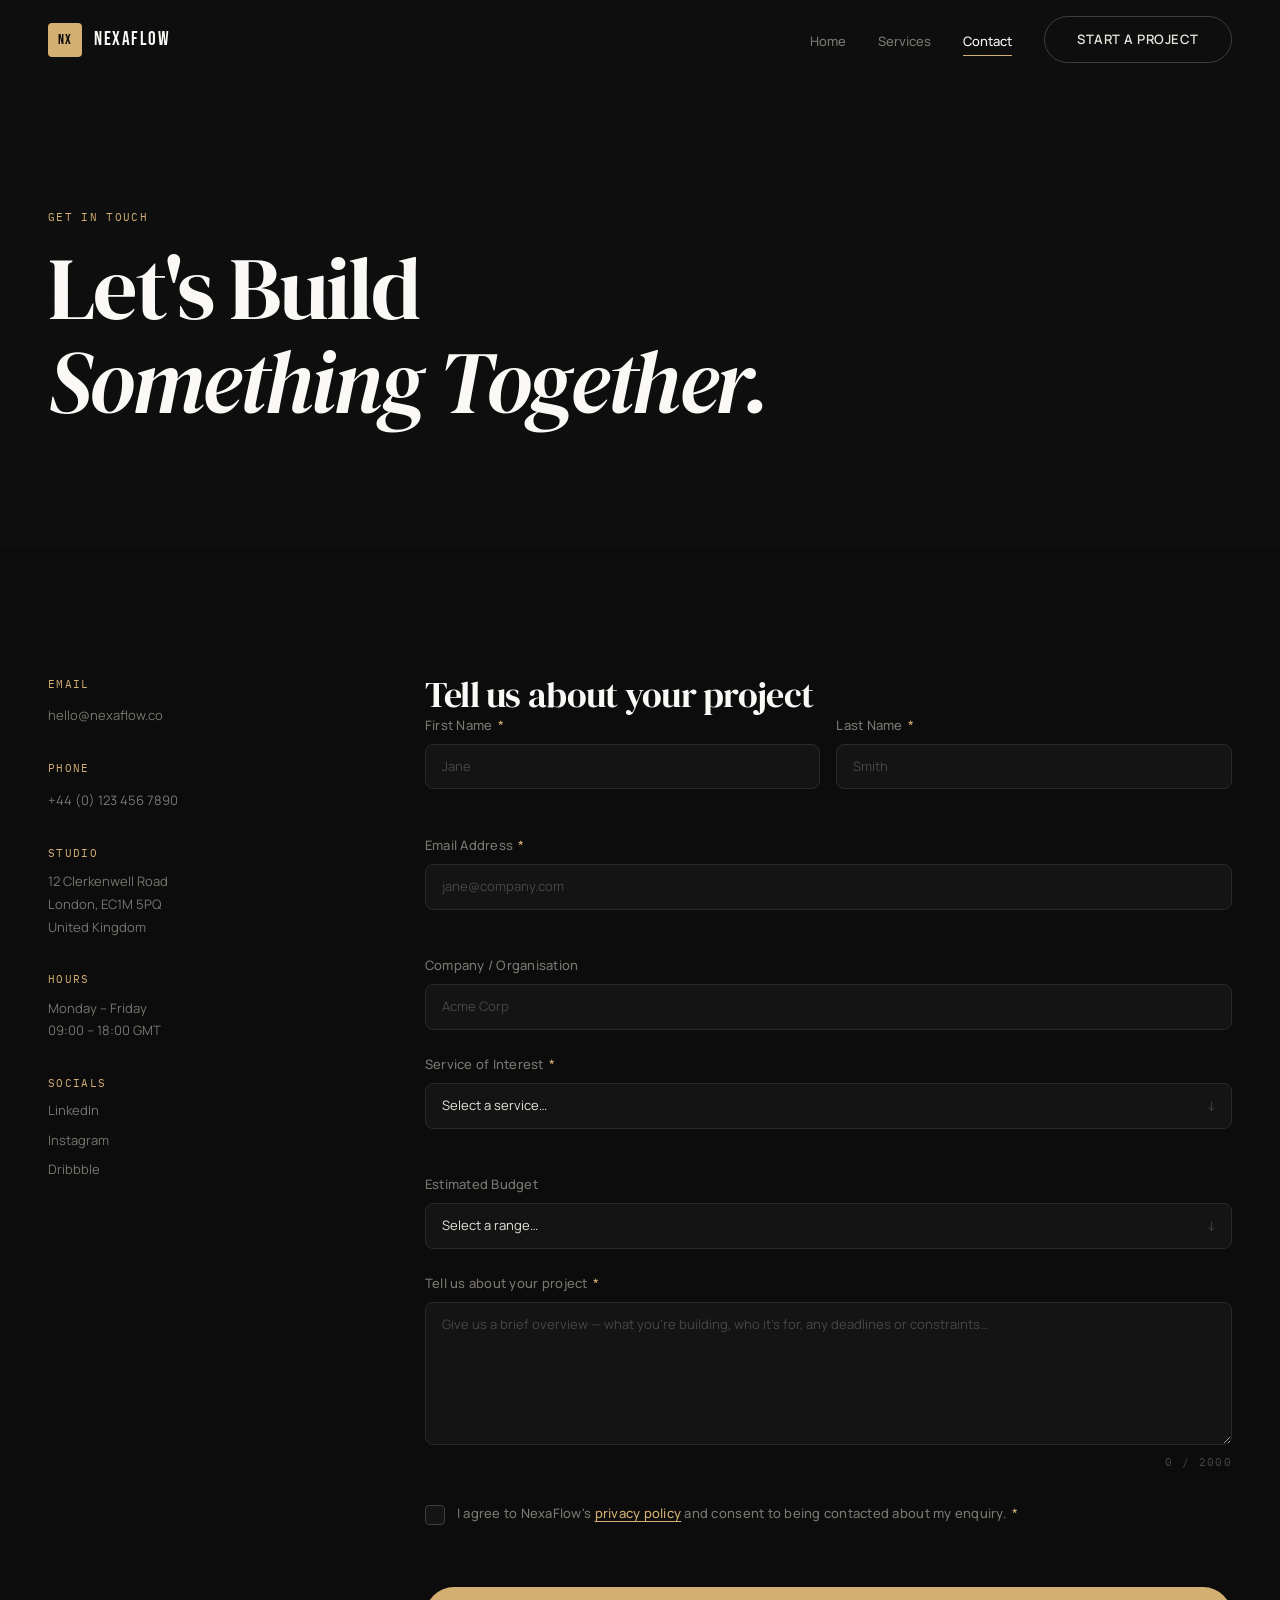
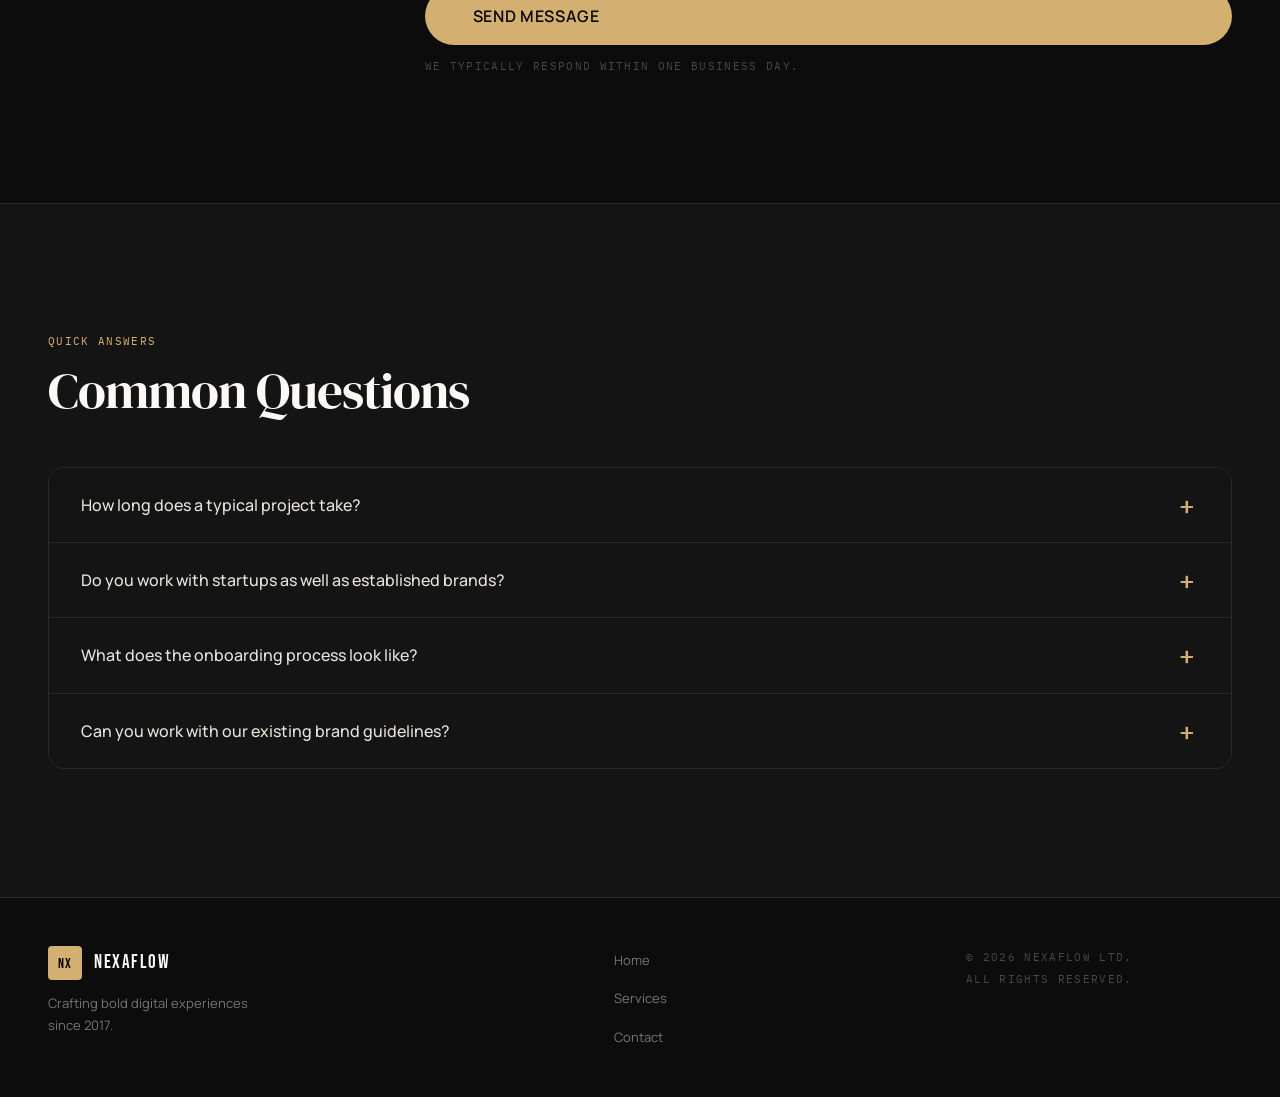
<file: contact.html>
<!DOCTYPE html>
<html lang="en">
<head>
  <meta charset="UTF-8" />
  <meta name="viewport" content="width=device-width, initial-scale=1.0" />
  <meta name="description" content="Get in touch with NexaFlow — tell us about your project." />
  <title>Contact — NexaFlow</title>
  <link rel="preconnect" href="https://fonts.googleapis.com">
  <link rel="preconnect" href="https://fonts.gstatic.com" crossorigin>
  <link href="https://fonts.googleapis.com/css2?family=Bebas+Neue&family=DM+Serif+Display:ital@0;1&family=IBM+Plex+Mono:wght@400;500&family=Manrope:wght@300;400;500;600&display=swap" rel="stylesheet">
  <style>
/* ============================================================
   NEXAFLOW — global.css
   Design tokens, reset, typography, layout utilities,
   navigation, footer, buttons, shared components
   ============================================================ */

/* ── 1. DESIGN TOKENS ───────────────────────────────────── */
:root {
  /* Palette */
  --clr-bg:          #0c0c0c;
  --clr-bg-2:        #141414;
  --clr-bg-3:        #1c1c1c;
  --clr-surface:     #1e1e1e;
  --clr-border:      #2a2a2a;
  --clr-border-hi:   #3f3f3f;

  --clr-text:        #e8e4dc;
  --clr-text-muted:  #7a7670;
  --clr-text-dim:    #4a4744;

  --clr-accent:      #d4af72;       /* warm gold */
  --clr-accent-dim:  rgba(212,175,114,0.15);
  --clr-accent-2:    #e8d5a3;

  --clr-white:       #faf9f6;
  --clr-black:       #080808;

  /* Typography */
  --ff-display:  'Bebas Neue', 'Impact', sans-serif;
  --ff-serif:    'DM Serif Display', Georgia, serif;
  --ff-body:     'Manrope', 'Helvetica Neue', Arial, sans-serif;
  --ff-mono:     'IBM Plex Mono', 'Courier New', monospace;

  /* Type scale */
  --fs-xs:   0.6875rem;   /* 11px */
  --fs-sm:   0.8125rem;   /* 13px */
  --fs-base: 1rem;        /* 16px */
  --fs-md:   1.125rem;    /* 18px */
  --fs-lg:   1.3125rem;   /* 21px */
  --fs-xl:   1.625rem;    /* 26px */
  --fs-2xl:  2.25rem;     /* 36px */
  --fs-3xl:  3.5rem;      /* 56px */
  --fs-4xl:  5.5rem;      /* 88px */
  --fs-5xl:  8rem;        /* 128px */

  /* Spacing */
  --sp-1:  0.25rem;
  --sp-2:  0.5rem;
  --sp-3:  0.75rem;
  --sp-4:  1rem;
  --sp-6:  1.5rem;
  --sp-8:  2rem;
  --sp-12: 3rem;
  --sp-16: 4rem;
  --sp-20: 5rem;
  --sp-24: 6rem;
  --sp-32: 8rem;

  /* Layout */
  --max-w:      1280px;
  --gutter:     clamp(1.25rem, 5vw, 3rem);

  /* Motion */
  --ease-out:   cubic-bezier(0.16, 1, 0.3, 1);
  --ease-in:    cubic-bezier(0.7, 0, 0.84, 0);
  --dur-fast:   150ms;
  --dur-med:    300ms;
  --dur-slow:   600ms;

  /* Radius */
  --r-sm:  4px;
  --r-md:  8px;
  --r-lg:  16px;
  --r-xl:  24px;
  --r-full: 9999px;
}

/* ── 2. RESET ────────────────────────────────────────────── */
*,
*::before,
*::after { box-sizing: border-box; margin: 0; padding: 0; }

html {
  scroll-behavior: smooth;
  -webkit-text-size-adjust: 100%;
}

body {
  background-color: var(--clr-bg);
  color: var(--clr-text);
  font-family: var(--ff-body);
  font-size: var(--fs-base);
  font-weight: 400;
  line-height: 1.65;
  -webkit-font-smoothing: antialiased;
  -moz-osx-font-smoothing: grayscale;
  overflow-x: hidden;
}

img, svg { display: block; max-width: 100%; }
a { color: inherit; text-decoration: none; }
button { font: inherit; cursor: pointer; border: none; background: none; }
ul, ol { list-style: none; }
address { font-style: normal; }
input, select, textarea { font: inherit; }

/* ── 3. ACCESSIBILITY ────────────────────────────────────── */
.skip-link {
  position: absolute;
  top: -100%;
  left: var(--sp-4);
  background: var(--clr-accent);
  color: var(--clr-black);
  padding: var(--sp-2) var(--sp-6);
  border-radius: var(--r-md);
  font-weight: 600;
  font-size: var(--fs-sm);
  z-index: 9999;
  transition: top var(--dur-fast);
}
.skip-link:focus { top: var(--sp-4); }

.sr-only {
  position: absolute;
  width: 1px; height: 1px;
  padding: 0; margin: -1px;
  overflow: hidden;
  clip: rect(0,0,0,0);
  white-space: nowrap;
  border: 0;
}

:focus-visible {
  outline: 2px solid var(--clr-accent);
  outline-offset: 3px;
  border-radius: var(--r-sm);
}

/* Reduced motion */
@media (prefers-reduced-motion: reduce) {
  *, *::before, *::after {
    animation-duration: 0.01ms !important;
    animation-iteration-count: 1 !important;
    transition-duration: 0.01ms !important;
    scroll-behavior: auto !important;
  }
}

/* ── 4. TYPOGRAPHY ───────────────────────────────────────── */
h1, h2, h3, h4, h5 {
  font-family: var(--ff-serif);
  font-weight: 400;
  line-height: 1.1;
  letter-spacing: -0.02em;
  color: var(--clr-white);
}

.mono {
  font-family: var(--ff-mono);
  font-size: var(--fs-xs);
  letter-spacing: 0.12em;
  text-transform: uppercase;
  color: var(--clr-text-muted);
}

.italic { font-style: italic; }

p { max-width: 62ch; }

/* ── 5. LAYOUT ───────────────────────────────────────────── */
.container {
  width: 100%;
  max-width: var(--max-w);
  margin-inline: auto;
  padding-inline: var(--gutter);
}

.section {
  padding-block: clamp(var(--sp-16), 10vw, var(--sp-32));
}

/* ── 6. BUTTONS ──────────────────────────────────────────── */
.btn {
  display: inline-flex;
  align-items: center;
  gap: var(--sp-2);
  padding: var(--sp-3) var(--sp-8);
  border-radius: var(--r-full);
  font-family: var(--ff-body);
  font-size: var(--fs-sm);
  font-weight: 600;
  letter-spacing: 0.04em;
  text-transform: uppercase;
  transition: all var(--dur-med) var(--ease-out);
  white-space: nowrap;
  position: relative;
  overflow: hidden;
}

.btn::after {
  content: '';
  position: absolute;
  inset: 0;
  opacity: 0;
  transition: opacity var(--dur-med);
}

.btn--primary {
  background: var(--clr-accent);
  color: var(--clr-black);
}
.btn--primary:hover,
.btn--primary:focus-visible {
  background: var(--clr-accent-2);
  transform: translateY(-2px);
  box-shadow: 0 8px 24px rgba(212,175,114,0.3);
}

.btn--outline {
  border: 1.5px solid var(--clr-border-hi);
  color: var(--clr-text);
}
.btn--outline:hover,
.btn--outline:focus-visible {
  border-color: var(--clr-accent);
  color: var(--clr-accent);
  transform: translateY(-2px);
}

.btn--ghost {
  color: var(--clr-text-muted);
  padding-inline: var(--sp-4);
}
.btn--ghost:hover,
.btn--ghost:focus-visible {
  color: var(--clr-text);
}

.btn--lg {
  padding: var(--sp-4) var(--sp-12);
  font-size: var(--fs-base);
}

.btn--full { width: 100%; justify-content: center; }

/* ── 7. NAVIGATION ───────────────────────────────────────── */
.site-header {
  position: fixed;
  top: 0; left: 0; right: 0;
  z-index: 1000;
  padding-block: var(--sp-4);
  transition: background var(--dur-slow), backdrop-filter var(--dur-slow), padding var(--dur-med);
}

.site-header.scrolled {
  background: rgba(12,12,12,0.9);
  backdrop-filter: blur(12px);
  -webkit-backdrop-filter: blur(12px);
  padding-block: var(--sp-3);
  border-bottom: 1px solid var(--clr-border);
}

.nav {
  display: flex;
  align-items: center;
  justify-content: space-between;
  gap: var(--sp-8);
}

.nav__logo {
  display: flex;
  align-items: center;
  gap: var(--sp-3);
  flex-shrink: 0;
}

.logo-mark {
  display: inline-flex;
  align-items: center;
  justify-content: center;
  width: 34px; height: 34px;
  background: var(--clr-accent);
  color: var(--clr-black);
  font-family: var(--ff-display);
  font-size: 14px;
  letter-spacing: 0.05em;
  border-radius: var(--r-sm);
  flex-shrink: 0;
}

.logo-text {
  font-family: var(--ff-display);
  font-size: 1.2rem;
  letter-spacing: 0.08em;
  color: var(--clr-white);
}

.nav__menu {
  display: flex;
  align-items: center;
  gap: var(--sp-8);
}

.nav__link {
  font-size: var(--fs-sm);
  font-weight: 500;
  color: var(--clr-text-muted);
  transition: color var(--dur-fast);
  position: relative;
  padding-block: var(--sp-1);
}

.nav__link::after {
  content: '';
  position: absolute;
  bottom: -2px; left: 0;
  width: 0; height: 1px;
  background: var(--clr-accent);
  transition: width var(--dur-med) var(--ease-out);
}

.nav__link:hover,
.nav__link:focus-visible { color: var(--clr-text); }
.nav__link:hover::after,
.nav__link.active::after { width: 100%; }
.nav__link.active { color: var(--clr-white); }

.nav__toggle {
  display: none;
  flex-direction: column;
  gap: 5px;
  padding: var(--sp-2);
  width: 36px; height: 36px;
  align-items: center;
  justify-content: center;
}

.hamburger {
  display: block;
  width: 22px; height: 2px;
  background: var(--clr-text);
  border-radius: var(--r-full);
  transition: transform var(--dur-med) var(--ease-out), opacity var(--dur-med);
}

/* Mobile nav */
@media (max-width: 768px) {
  .nav__toggle { display: flex; }

  .nav__menu {
    position: fixed;
    inset: 0;
    background: var(--clr-bg);
    flex-direction: column;
    justify-content: center;
    align-items: center;
    gap: var(--sp-8);
    font-size: var(--fs-xl);
    transform: translateX(100%);
    transition: transform var(--dur-slow) var(--ease-out);
    z-index: 999;
  }

  .nav__menu.open {
    transform: translateX(0);
  }

  .nav__link {
    font-size: var(--fs-lg);
    color: var(--clr-text);
  }

  .nav__cta { display: none; }

  .nav__toggle[aria-expanded="true"] .hamburger:nth-child(1) {
    transform: translateY(7px) rotate(45deg);
  }
  .nav__toggle[aria-expanded="true"] .hamburger:nth-child(2) {
    opacity: 0;
  }
  .nav__toggle[aria-expanded="true"] .hamburger:nth-child(3) {
    transform: translateY(-7px) rotate(-45deg);
  }
}

/* ── 8. FOOTER ───────────────────────────────────────────── */
.site-footer {
  border-top: 1px solid var(--clr-border);
  padding-block: var(--sp-12);
  background: var(--clr-bg);
}

.footer__inner {
  display: grid;
  grid-template-columns: 1fr auto 1fr;
  align-items: start;
  gap: var(--sp-8);
}

.footer__brand p {
  margin-top: var(--sp-3);
  font-size: var(--fs-sm);
  color: var(--clr-text-muted);
  line-height: 1.7;
}

.footer__nav ul {
  display: flex;
  flex-direction: column;
  gap: var(--sp-3);
}

.footer__nav a {
  font-size: var(--fs-sm);
  color: var(--clr-text-muted);
  transition: color var(--dur-fast);
}
.footer__nav a:hover { color: var(--clr-text); }

.footer__meta {
  text-align: right;
  color: var(--clr-text-dim);
  font-size: var(--fs-xs);
  line-height: 2;
}

@media (max-width: 640px) {
  .footer__inner {
    grid-template-columns: 1fr;
    gap: var(--sp-8);
  }
  .footer__meta { text-align: left; }
}

/* ── 9. SHARED SECTION STYLES ────────────────────────────── */
.section-header {
  margin-bottom: var(--sp-12);
}

.section-tag {
  color: var(--clr-accent);
  margin-bottom: var(--sp-3);
}

.section-header h2 {
  font-size: clamp(var(--fs-2xl), 4vw, var(--fs-3xl));
}

/* ── 10. TAGS ─────────────────────────────────────────────── */
.tag {
  display: inline-block;
  font-size: var(--fs-xs);
  font-family: var(--ff-mono);
  letter-spacing: 0.1em;
  text-transform: uppercase;
  padding: var(--sp-1) var(--sp-3);
  border: 1px solid var(--clr-border-hi);
  border-radius: var(--r-full);
  color: var(--clr-text-muted);
}

.tag--category {
  border-color: var(--clr-accent-dim);
  color: var(--clr-accent);
  background: var(--clr-accent-dim);
}

/* ── 11. LINK ARROW ──────────────────────────────────────── */
.link-arrow {
  display: inline-flex;
  align-items: center;
  gap: var(--sp-2);
  font-size: var(--fs-sm);
  font-weight: 600;
  color: var(--clr-accent);
  transition: gap var(--dur-med) var(--ease-out), color var(--dur-fast);
}
.link-arrow:hover,
.link-arrow:focus-visible {
  gap: var(--sp-3);
  color: var(--clr-accent-2);
}

/* ── 12. REVEAL ANIMATIONS ───────────────────────────────── */
.reveal-up {
  display: inline-block;
  opacity: 0;
  transform: translateY(24px);
  animation: revealUp var(--dur-slow) var(--ease-out) var(--delay, 0s) forwards;
}

@keyframes revealUp {
  to { opacity: 1; transform: translateY(0); }
}

/* ── 13. HERO NOISE TEXTURE ──────────────────────────────── */
.hero__noise {
  position: absolute;
  inset: 0;
  pointer-events: none;
  opacity: 0.025;
  background-image: url("data:image/svg+xml,%3Csvg viewBox='0 0 200 200' xmlns='http://www.w3.org/2000/svg'%3E%3Cfilter id='noise'%3E%3CfeTurbulence type='fractalNoise' baseFrequency='0.9' numOctaves='4' stitchTiles='stitch'/%3E%3C/filter%3E%3Crect width='100%25' height='100%25' filter='url(%23noise)'/%3E%3C/svg%3E");
  background-size: 200px 200px;
}

/* ── 14. PAGE HERO (shared, services + contact) ───────────── */
.page-hero {
  position: relative;
  padding-top: calc(var(--sp-32) + 80px);
  padding-bottom: var(--sp-24);
  overflow: hidden;
}

.page-hero__inner { position: relative; z-index: 1; }

.page-hero__label {
  color: var(--clr-accent);
  margin-bottom: var(--sp-4);
}

.page-hero__heading {
  font-family: var(--ff-serif);
  font-size: clamp(var(--fs-3xl), 7vw, var(--fs-4xl));
  line-height: 1.05;
  letter-spacing: -0.03em;
  color: var(--clr-white);
  margin-bottom: var(--sp-6);
}

.page-hero__sub {
  font-size: var(--fs-md);
  color: var(--clr-text-muted);
  max-width: 52ch;
  line-height: 1.7;
}

/* ── 15. CTA BAND ─────────────────────────────────────────── */
.cta-band {
  background: var(--clr-bg-2);
  border-top: 1px solid var(--clr-border);
  border-bottom: 1px solid var(--clr-border);
}

.cta-band__inner {
  display: flex;
  align-items: center;
  justify-content: space-between;
  gap: var(--sp-8);
  flex-wrap: wrap;
}

.cta-band__heading {
  font-size: clamp(var(--fs-xl), 3.5vw, var(--fs-2xl));
  line-height: 1.2;
}

@media (max-width: 640px) {
  .cta-band__inner { flex-direction: column; align-items: flex-start; }
}

/* ── 16. HIDE HELPERS ─────────────────────────────────────── */
.hide-sm { display: none; }
@media (min-width: 640px) { .hide-sm { display: inline; } }

/* ── 17. SCROLL PROGRESS BAR ─────────────────────────────── */
#scrollProgress {
  position: fixed;
  top: 0; left: 0;
  height: 2px;
  width: 0%;
  background: var(--clr-accent);
  z-index: 9999;
  transition: width 100ms linear;
}

/* ============================================================
   NEXAFLOW — contact.css
   Styles specific to contact.html
   ============================================================ */

/* ── LAYOUT ────────────────────────────────────────────────── */
.contact-section {
  background: var(--clr-bg);
}

.contact-layout {
  display: grid;
  grid-template-columns: 300px 1fr;
  gap: clamp(var(--sp-12), 6vw, var(--sp-24));
  align-items: start;
}

@media (max-width: 860px) {
  .contact-layout {
    grid-template-columns: 1fr;
  }
}

/* ── CONTACT INFO SIDEBAR ──────────────────────────────────── */
.contact-info {
  position: sticky;
  top: 100px;
  display: flex;
  flex-direction: column;
  gap: var(--sp-8);
}

.info-block__label {
  color: var(--clr-accent);
  margin-bottom: var(--sp-2);
  font-size: var(--fs-xs);
}

.info-block__value {
  font-size: var(--fs-sm);
  color: var(--clr-text-muted);
  line-height: 1.75;
  transition: color var(--dur-fast);
}

a.info-block__value:hover { color: var(--clr-text); }

.social-links {
  display: flex;
  flex-direction: column;
  gap: var(--sp-2);
}

.social-link {
  font-size: var(--fs-sm);
  color: var(--clr-text-muted);
  display: inline-flex;
  align-items: center;
  gap: var(--sp-2);
  transition: color var(--dur-fast), gap var(--dur-med);
}

.social-link::after {
  content: '↗';
  font-size: var(--fs-xs);
  opacity: 0;
  transition: opacity var(--dur-med);
}

.social-link:hover {
  color: var(--clr-text);
  gap: var(--sp-3);
}

.social-link:hover::after { opacity: 1; }

.draft-notice {
  display: flex;
  align-items: center;
  gap: var(--sp-2);
  font-size: var(--fs-xs);
  color: var(--clr-accent);
  padding: var(--sp-3) var(--sp-4);
  border: 1px solid var(--clr-accent-dim);
  border-radius: var(--r-md);
  background: var(--clr-accent-dim);
}

.draft-notice[hidden] { display: none; }

/* ── FORM CONTAINER ────────────────────────────────────────── */
.contact-form-wrap__heading {
  font-size: clamp(var(--fs-xl), 3vw, var(--fs-2xl));
  margin-bottom: var(--sp-10);
  letter-spacing: -0.02em;
}

/* ── FORM BASE ─────────────────────────────────────────────── */
.contact-form {
  display: flex;
  flex-direction: column;
  gap: var(--sp-6);
}

.form-row {
  display: grid;
  grid-template-columns: 1fr 1fr;
  gap: var(--sp-4);
}

@media (max-width: 500px) {
  .form-row { grid-template-columns: 1fr; }
}

.form-group {
  display: flex;
  flex-direction: column;
  gap: var(--sp-2);
}

label {
  font-size: var(--fs-sm);
  font-weight: 500;
  color: var(--clr-text-muted);
  letter-spacing: 0.02em;
}

.required {
  color: var(--clr-accent);
  margin-left: 2px;
}

/* Input styles */
input[type="text"],
input[type="email"],
select,
textarea {
  background: var(--clr-bg-2);
  border: 1.5px solid var(--clr-border);
  border-radius: var(--r-md);
  padding: var(--sp-3) var(--sp-4);
  color: var(--clr-text);
  font-size: var(--fs-sm);
  line-height: 1.5;
  transition: border-color var(--dur-med), box-shadow var(--dur-med);
  width: 100%;
  -webkit-appearance: none;
  appearance: none;
}

input::placeholder,
textarea::placeholder { color: var(--clr-text-dim); }

input:focus,
select:focus,
textarea:focus {
  outline: none;
  border-color: var(--clr-accent);
  box-shadow: 0 0 0 3px rgba(212,175,114,0.12);
}

/* Validation states */
input.is-error,
select.is-error,
textarea.is-error {
  border-color: #c0392b;
  box-shadow: 0 0 0 3px rgba(192,57,43,0.15);
}

input.is-valid,
select.is-valid,
textarea.is-valid {
  border-color: #27ae60;
}

.form-error {
  font-size: var(--fs-xs);
  font-family: var(--ff-mono);
  color: #e74c3c;
  min-height: 1.2em;
  display: block;
}

/* Select wrapper */
.select-wrap {
  position: relative;
}

.select-wrap select { padding-right: var(--sp-10); cursor: pointer; }

.select-arrow {
  position: absolute;
  right: var(--sp-4);
  top: 50%;
  transform: translateY(-50%);
  color: var(--clr-text-dim);
  pointer-events: none;
  font-size: var(--fs-sm);
}

/* Textarea */
textarea { resize: vertical; min-height: 120px; }

.textarea-footer {
  display: flex;
  justify-content: space-between;
  align-items: flex-start;
}

.char-count {
  font-size: var(--fs-xs);
  color: var(--clr-text-dim);
  flex-shrink: 0;
  margin-left: var(--sp-4);
}

/* Checkbox */
.form-group--checkbox { margin-top: var(--sp-2); }

.checkbox-label {
  display: flex;
  align-items: flex-start;
  gap: var(--sp-3);
  cursor: pointer;
}

.checkbox-label input[type="checkbox"] {
  position: absolute;
  opacity: 0;
  width: 0;
  height: 0;
}

.checkbox-custom {
  width: 20px; height: 20px;
  border: 1.5px solid var(--clr-border-hi);
  border-radius: var(--r-sm);
  background: var(--clr-bg-2);
  flex-shrink: 0;
  margin-top: 2px;
  transition: all var(--dur-med);
  display: flex;
  align-items: center;
  justify-content: center;
}

.checkbox-label input:checked + .checkbox-custom {
  background: var(--clr-accent);
  border-color: var(--clr-accent);
}

.checkbox-label input:checked + .checkbox-custom::after {
  content: '✓';
  font-size: 12px;
  color: var(--clr-black);
  font-weight: 700;
}

.checkbox-label input:focus-visible + .checkbox-custom {
  outline: 2px solid var(--clr-accent);
  outline-offset: 2px;
}

.checkbox-text {
  font-size: var(--fs-sm);
  color: var(--clr-text-muted);
  line-height: 1.6;
}

.inline-link {
  color: var(--clr-accent);
  text-decoration: underline;
  text-underline-offset: 3px;
}

/* Submit button */
.form-actions {
  display: flex;
  flex-direction: column;
  gap: var(--sp-3);
  margin-top: var(--sp-4);
}

.form-note { color: var(--clr-text-dim); }

.btn--submit {
  position: relative;
}

.btn-loader {
  display: none;
  width: 16px; height: 16px;
  border: 2px solid rgba(0,0,0,0.3);
  border-top-color: var(--clr-black);
  border-radius: 50%;
  animation: spin 0.6s linear infinite;
}

.btn--submit.loading .btn-text { display: none; }
.btn--submit.loading .btn-loader { display: block; }

@keyframes spin { to { transform: rotate(360deg); } }

/* ── SUCCESS MESSAGE ───────────────────────────────────────── */
.form-success {
  display: flex;
  flex-direction: column;
  align-items: center;
  justify-content: center;
  text-align: center;
  gap: var(--sp-4);
  padding: var(--sp-16) var(--sp-8);
  background: var(--clr-bg-2);
  border: 1px solid var(--clr-border);
  border-radius: var(--r-lg);
}

.form-success[hidden] { display: none; }

.form-success__icon {
  width: 64px; height: 64px;
  border-radius: 50%;
  background: rgba(39,174,96,0.15);
  color: #27ae60;
  display: flex;
  align-items: center;
  justify-content: center;
  font-size: 1.5rem;
}

.form-success h3 {
  font-size: var(--fs-xl);
}

.form-success p {
  color: var(--clr-text-muted);
  font-size: var(--fs-sm);
  max-width: 36ch;
}

/* ── FAQ ────────────────────────────────────────────────────── */
.faq {
  background: var(--clr-bg-2);
  border-top: 1px solid var(--clr-border);
}

.faq__list {
  display: flex;
  flex-direction: column;
  border: 1px solid var(--clr-border);
  border-radius: var(--r-lg);
  overflow: hidden;
}

.faq-item {
  border-bottom: 1px solid var(--clr-border);
}

.faq-item:last-child { border-bottom: none; }

.faq-item__q {
  width: 100%;
  display: flex;
  align-items: center;
  justify-content: space-between;
  gap: var(--sp-4);
  padding: var(--sp-6) var(--sp-8);
  text-align: left;
  font-size: var(--fs-base);
  font-weight: 500;
  color: var(--clr-text);
  background: var(--clr-bg-2);
  transition: background var(--dur-fast), color var(--dur-fast);
}

.faq-item__q:hover,
.faq-item__q:focus-visible {
  background: var(--clr-bg-3);
  color: var(--clr-white);
}

.faq-icon {
  font-size: var(--fs-xl);
  color: var(--clr-accent);
  flex-shrink: 0;
  transition: transform var(--dur-med) var(--ease-out);
  font-family: var(--ff-mono);
  line-height: 1;
  width: 24px;
  text-align: center;
}

.faq-item__q[aria-expanded="true"] .faq-icon {
  transform: rotate(45deg);
}

.faq-item__a {
  padding: 0 var(--sp-8) var(--sp-6);
  background: var(--clr-bg-3);
  animation: faqOpen var(--dur-med) var(--ease-out);
}

.faq-item__a[hidden] { display: none; }

@keyframes faqOpen {
  from { opacity: 0; transform: translateY(-8px); }
  to   { opacity: 1; transform: translateY(0); }
}

.faq-item__a p {
  font-size: var(--fs-sm);
  color: var(--clr-text-muted);
  line-height: 1.75;
  max-width: 68ch;
}

  </style>
</head>
<body>
<a href="#main-content" class="skip-link">Skip to main content</a>

  <header class="site-header" id="site-header">
    <nav class="nav container" aria-label="Main navigation">
      <a href="index.html" class="nav__logo" aria-label="NexaFlow home">
        <span class="logo-mark">NX</span>
        <span class="logo-text">NexaFlow</span>
      </a>
      <button class="nav__toggle" id="navToggle" aria-expanded="false" aria-controls="navMenu" aria-label="Toggle navigation menu">
        <span class="hamburger"></span>
        <span class="hamburger"></span>
        <span class="hamburger"></span>
      </button>
      <ul class="nav__menu" id="navMenu" role="list">
        <li><a href="index.html" class="nav__link">Home</a></li>
        <li><a href="services.html" class="nav__link">Services</a></li>
        <li><a href="contact.html" class="nav__link active" aria-current="page">Contact</a></li>
        <li><a href="contact.html" class="nav__cta btn btn--outline">Start a Project</a></li>
      </ul>
    </nav>
  </header>

  <main id="main-content">

    <!-- ===== PAGE HERO ===== -->
    <section class="page-hero section" aria-labelledby="contact-hero-heading">
      <div class="hero__noise" aria-hidden="true"></div>
      <div class="container page-hero__inner">
        <div class="mono page-hero__label">Get in Touch</div>
        <h1 class="page-hero__heading" id="contact-hero-heading">
          <span class="reveal-up" style="--delay:0.1s">Let's Build</span><br>
          <span class="reveal-up italic" style="--delay:0.25s">Something Together.</span>
        </h1>
      </div>
    </section>

    <!-- ===== CONTACT LAYOUT ===== -->
    <section class="contact-section section" aria-labelledby="contact-form-heading">
      <div class="container contact-layout">

        <!-- SIDEBAR INFO -->
        <aside class="contact-info" aria-label="Contact information">
          <h2 class="sr-only" id="contact-info-heading">Contact details</h2>

          <div class="info-block">
            <div class="mono info-block__label">Email</div>
            <a href="mailto:hello@nexaflow.co" class="info-block__value">hello@nexaflow.co</a>
          </div>

          <div class="info-block">
            <div class="mono info-block__label">Phone</div>
            <a href="tel:+441234567890" class="info-block__value">+44 (0) 123 456 7890</a>
          </div>

          <div class="info-block">
            <div class="mono info-block__label">Studio</div>
            <address class="info-block__value">
              12 Clerkenwell Road<br>
              London, EC1M 5PQ<br>
              United Kingdom
            </address>
          </div>

          <div class="info-block">
            <div class="mono info-block__label">Hours</div>
            <p class="info-block__value">Monday – Friday<br>09:00 – 18:00 GMT</p>
          </div>

          <div class="info-block">
            <div class="mono info-block__label">Socials</div>
            <div class="social-links">
              <a href="#" class="social-link" aria-label="NexaFlow on LinkedIn" rel="noopener noreferrer">LinkedIn</a>
              <a href="#" class="social-link" aria-label="NexaFlow on Instagram" rel="noopener noreferrer">Instagram</a>
              <a href="#" class="social-link" aria-label="NexaFlow on Dribbble" rel="noopener noreferrer">Dribbble</a>
            </div>
          </div>

          <!-- Saved drafts notice -->
          <div class="draft-notice" id="draftNotice" hidden aria-live="polite">
            <span class="mono">✓</span> Your draft has been saved.
          </div>
        </aside>

        <!-- FORM -->
        <div class="contact-form-wrap">
          <h2 class="contact-form-wrap__heading" id="contact-form-heading">Tell us about your project</h2>

          <!-- Success message (hidden by default) -->
          <div class="form-success" id="formSuccess" role="alert" aria-live="polite" hidden>
            <div class="form-success__icon" aria-hidden="true">✓</div>
            <h3>Message sent!</h3>
            <p>Thank you for reaching out. We'll get back to you within one business day.</p>
            <button class="btn btn--outline" id="sendAnother">Send another message</button>
          </div>

          <form class="contact-form" id="contactForm" novalidate aria-label="Project enquiry form">
            <div class="form-row">
              <div class="form-group">
                <label for="firstName">First Name <span class="required" aria-label="required">*</span></label>
                <input
                  type="text"
                  id="firstName"
                  name="firstName"
                  autocomplete="given-name"
                  required
                  aria-required="true"
                  aria-describedby="firstName-error"
                  placeholder="Jane"
                />
                <span class="form-error" id="firstName-error" role="alert" aria-live="polite"></span>
              </div>
              <div class="form-group">
                <label for="lastName">Last Name <span class="required" aria-label="required">*</span></label>
                <input
                  type="text"
                  id="lastName"
                  name="lastName"
                  autocomplete="family-name"
                  required
                  aria-required="true"
                  aria-describedby="lastName-error"
                  placeholder="Smith"
                />
                <span class="form-error" id="lastName-error" role="alert" aria-live="polite"></span>
              </div>
            </div>

            <div class="form-group">
              <label for="email">Email Address <span class="required" aria-label="required">*</span></label>
              <input
                type="email"
                id="email"
                name="email"
                autocomplete="email"
                required
                aria-required="true"
                aria-describedby="email-error"
                placeholder="jane@company.com"
              />
              <span class="form-error" id="email-error" role="alert" aria-live="polite"></span>
            </div>

            <div class="form-group">
              <label for="company">Company / Organisation</label>
              <input
                type="text"
                id="company"
                name="company"
                autocomplete="organization"
                placeholder="Acme Corp"
              />
            </div>

            <div class="form-group">
              <label for="service">Service of Interest <span class="required" aria-label="required">*</span></label>
              <div class="select-wrap">
                <select
                  id="service"
                  name="service"
                  required
                  aria-required="true"
                  aria-describedby="service-error"
                >
                  <option value="" disabled selected>Select a service…</option>
                  <option value="brand-identity">Brand Identity</option>
                  <option value="ux-web-design">UX & Web Design</option>
                  <option value="motion-design">Motion Design</option>
                  <option value="web-development">Web Development</option>
                  <option value="digital-products">Digital Products</option>
                  <option value="digital-strategy">Digital Strategy</option>
                  <option value="not-sure">Not sure yet</option>
                </select>
                <span class="select-arrow" aria-hidden="true">↓</span>
              </div>
              <span class="form-error" id="service-error" role="alert" aria-live="polite"></span>
            </div>

            <div class="form-group">
              <label for="budget">Estimated Budget</label>
              <div class="select-wrap">
                <select id="budget" name="budget">
                  <option value="" disabled selected>Select a range…</option>
                  <option value="under-5k">Under £5,000</option>
                  <option value="5k-15k">£5,000 – £15,000</option>
                  <option value="15k-30k">£15,000 – £30,000</option>
                  <option value="30k-plus">£30,000+</option>
                  <option value="unknown">Unsure</option>
                </select>
                <span class="select-arrow" aria-hidden="true">↓</span>
              </div>
            </div>

            <div class="form-group">
              <label for="message">Tell us about your project <span class="required" aria-label="required">*</span></label>
              <textarea
                id="message"
                name="message"
                rows="6"
                required
                aria-required="true"
                aria-describedby="message-error message-count"
                placeholder="Give us a brief overview — what you're building, who it's for, any deadlines or constraints…"
                maxlength="2000"
              ></textarea>
              <div class="textarea-footer">
                <span class="form-error" id="message-error" role="alert" aria-live="polite"></span>
                <span class="char-count mono" id="message-count" aria-live="polite">0 / 2000</span>
              </div>
            </div>

            <div class="form-group form-group--checkbox">
              <label class="checkbox-label">
                <input
                  type="checkbox"
                  id="consent"
                  name="consent"
                  required
                  aria-required="true"
                  aria-describedby="consent-error"
                />
                <span class="checkbox-custom" aria-hidden="true"></span>
                <span class="checkbox-text">
                  I agree to NexaFlow's <a href="#" class="inline-link">privacy policy</a> and consent to being contacted about my enquiry. <span class="required" aria-label="required">*</span>
                </span>
              </label>
              <span class="form-error" id="consent-error" role="alert" aria-live="polite"></span>
            </div>

            <div class="form-actions">
              <button type="submit" class="btn btn--primary btn--lg btn--submit" id="submitBtn">
                <span class="btn-text">Send Message</span>
                <span class="btn-loader" aria-hidden="true"></span>
              </button>
              <p class="form-note mono">We typically respond within one business day.</p>
            </div>
          </form>
        </div>
      </div>
    </section>

    <!-- ===== FAQ ===== -->
    <section class="faq section" aria-labelledby="faq-heading">
      <div class="container">
        <div class="section-header">
          <div class="mono section-tag">Quick Answers</div>
          <h2 id="faq-heading">Common Questions</h2>
        </div>
        <div class="faq__list" id="faqList">
          <div class="faq-item">
            <button class="faq-item__q" aria-expanded="false" aria-controls="faq-1">
              How long does a typical project take?
              <span class="faq-icon" aria-hidden="true">+</span>
            </button>
            <div class="faq-item__a" id="faq-1" hidden>
              <p>Timelines vary by scope. A brand identity engagement typically takes 4–6 weeks; a full website with UX research is usually 8–12 weeks. We'll give you a firm estimate after our initial discovery call.</p>
            </div>
          </div>
          <div class="faq-item">
            <button class="faq-item__q" aria-expanded="false" aria-controls="faq-2">
              Do you work with startups as well as established brands?
              <span class="faq-icon" aria-hidden="true">+</span>
            </button>
            <div class="faq-item__a" id="faq-2" hidden>
              <p>Absolutely. About 40% of our clients are early-stage companies building their brand from scratch. We tailor our process and pricing to match your stage of growth.</p>
            </div>
          </div>
          <div class="faq-item">
            <button class="faq-item__q" aria-expanded="false" aria-controls="faq-3">
              What does the onboarding process look like?
              <span class="faq-icon" aria-hidden="true">+</span>
            </button>
            <div class="faq-item__a" id="faq-3" hidden>
              <p>After your enquiry, we'll arrange a 30-minute discovery call to understand your needs. From there we'll prepare a tailored proposal with scope, timeline, and investment. If that fits, we kick off with a full discovery workshop.</p>
            </div>
          </div>
          <div class="faq-item">
            <button class="faq-item__q" aria-expanded="false" aria-controls="faq-4">
              Can you work with our existing brand guidelines?
              <span class="faq-icon" aria-hidden="true">+</span>
            </button>
            <div class="faq-item__a" id="faq-4" hidden>
              <p>Yes — we regularly join projects mid-flight. We'll begin with a brand audit to understand the existing system before making any recommendations.</p>
            </div>
          </div>
        </div>
      </div>
    </section>

  </main>

  <footer class="site-footer" role="contentinfo">
    <div class="container footer__inner">
      <div class="footer__brand">
        <a href="index.html" class="nav__logo" aria-label="NexaFlow home">
          <span class="logo-mark">NX</span>
          <span class="logo-text">NexaFlow</span>
        </a>
        <p>Crafting bold digital experiences<br>since 2017.</p>
      </div>
      <nav class="footer__nav" aria-label="Footer navigation">
        <ul role="list">
          <li><a href="index.html">Home</a></li>
          <li><a href="services.html">Services</a></li>
          <li><a href="contact.html">Contact</a></li>
        </ul>
      </nav>
      <div class="footer__meta mono">
        <p>© <span id="footerYear"></span> NexaFlow Ltd.</p>
        <p>All rights reserved.</p>
      </div>
    </div>
  </footer>
<script>
/**
 * nav.js — Navigation module
 * Handles: scroll-based header styling, mobile menu toggle,
 * scroll progress bar, footer year
 */

// ── Scroll progress bar ──────────────────────────────────────
const progressBar = document.createElement('div');
progressBar.id = 'scrollProgress';
progressBar.setAttribute('role', 'progressbar');
progressBar.setAttribute('aria-label', 'Page scroll progress');
document.body.prepend(progressBar);

window.addEventListener('scroll', () => {
  const scrollTop = document.documentElement.scrollTop;
  const docHeight = document.documentElement.scrollHeight - window.innerHeight;
  const pct = docHeight > 0 ? (scrollTop / docHeight) * 100 : 0;
  progressBar.style.width = `${pct}%`;
}, { passive: true });

// ── Sticky header ────────────────────────────────────────────
const header = document.getElementById('site-header');
if (header) {
  const observer = new IntersectionObserver(
    ([entry]) => header.classList.toggle('scrolled', !entry.isIntersecting),
    { rootMargin: '-80px 0px 0px 0px' }
  );
  // Observe a sentinel just below the header
  const sentinel = document.createElement('div');
  sentinel.style.cssText = 'position:absolute;top:80px;height:1px;width:1px;pointer-events:none;';
  document.body.prepend(sentinel);
  observer.observe(sentinel);
}

// ── Mobile nav toggle ────────────────────────────────────────
const toggle = document.getElementById('navToggle');
const menu   = document.getElementById('navMenu');

if (toggle && menu) {
  toggle.addEventListener('click', () => {
    const isOpen = toggle.getAttribute('aria-expanded') === 'true';
    toggle.setAttribute('aria-expanded', String(!isOpen));
    menu.classList.toggle('open', !isOpen);
    // Prevent body scroll when menu open
    document.body.style.overflow = isOpen ? '' : 'hidden';
  });

  // Close on link click
  menu.querySelectorAll('a').forEach(link => {
    link.addEventListener('click', () => {
      toggle.setAttribute('aria-expanded', 'false');
      menu.classList.remove('open');
      document.body.style.overflow = '';
    });
  });

  // Close on Escape
  document.addEventListener('keydown', (e) => {
    if (e.key === 'Escape' && menu.classList.contains('open')) {
      toggle.setAttribute('aria-expanded', 'false');
      menu.classList.remove('open');
      document.body.style.overflow = '';
      toggle.focus();
    }
  });
}

// ── Footer year ──────────────────────────────────────────────
document.querySelectorAll('#footerYear').forEach(el => {
  el.textContent = new Date().getFullYear();
});

/**
 * contact.js — Contact page interactivity
 * Features:
 *  1. Dynamic real-time form validation (DOM manipulation + event listeners)
 *  2. LocalStorage draft saving (saves form values between visits)
 *  3. Character counter for textarea
 *  4. FAQ accordion (DOM manipulation + event listeners)
 *  5. Form submission simulation with loading state
 */

// ── FORM FIELDS ───────────────────────────────────────────────
const form        = document.getElementById('contactForm');
const successEl   = document.getElementById('formSuccess');
const sendAgainBtn = document.getElementById('sendAnother');
const draftNotice = document.getElementById('draftNotice');
const submitBtn   = document.getElementById('submitBtn');

const DRAFT_KEY   = 'nf_contact_draft';

// Validation rules
const rules = {
  firstName: {
    validate: v => v.trim().length >= 2,
    message: 'Please enter your first name (at least 2 characters).'
  },
  lastName: {
    validate: v => v.trim().length >= 2,
    message: 'Please enter your last name (at least 2 characters).'
  },
  email: {
    validate: v => /^[^\s@]+@[^\s@]+\.[^\s@]+$/.test(v.trim()),
    message: 'Please enter a valid email address.'
  },
  service: {
    validate: v => v !== '',
    message: 'Please select a service.'
  },
  message: {
    validate: v => v.trim().length >= 20,
    message: 'Please tell us a bit more (at least 20 characters).'
  },
  consent: {
    validate: (_, el) => el.checked,
    message: 'You must agree to the privacy policy to continue.'
  }
};

// ── VALIDATION HELPERS ────────────────────────────────────────
function getErrorEl(field) {
  return document.getElementById(`${field.id}-error`);
}

function setError(field, message) {
  field.classList.add('is-error');
  field.classList.remove('is-valid');
  field.setAttribute('aria-invalid', 'true');
  const errEl = getErrorEl(field);
  if (errEl) errEl.textContent = message;
}

function setValid(field) {
  field.classList.remove('is-error');
  field.classList.add('is-valid');
  field.setAttribute('aria-invalid', 'false');
  const errEl = getErrorEl(field);
  if (errEl) errEl.textContent = '';
}

function clearState(field) {
  field.classList.remove('is-error', 'is-valid');
  field.removeAttribute('aria-invalid');
  const errEl = getErrorEl(field);
  if (errEl) errEl.textContent = '';
}

function validateField(fieldId) {
  if (!form) return true;
  const rule = rules[fieldId];
  if (!rule) return true;

  const field = form.elements[fieldId];
  if (!field) return true;

  const value = field.value;
  const valid = rule.validate(value, field);

  if (!valid) {
    setError(field, rule.message);
    return false;
  } else {
    setValid(field);
    return true;
  }
}

function validateAll() {
  return Object.keys(rules).map(id => validateField(id)).every(Boolean);
}

// ── REAL-TIME VALIDATION ──────────────────────────────────────
if (form) {
  Object.keys(rules).forEach(fieldId => {
    const field = form.elements[fieldId];
    if (!field) return;

    const eventType = field.type === 'checkbox' ? 'change' : 'input';

    // Validate on blur (first time)
    field.addEventListener('blur', () => validateField(fieldId), { once: false });

    // Validate on input after first blur
    let hasBlurred = false;
    field.addEventListener('blur', () => { hasBlurred = true; });
    field.addEventListener(eventType, () => {
      if (hasBlurred) validateField(fieldId);
      saveDraft();
    });
  });
}

// ── CHARACTER COUNTER ─────────────────────────────────────────
const messageField = document.getElementById('message');
const charCount    = document.getElementById('message-count');

if (messageField && charCount) {
  messageField.addEventListener('input', () => {
    const len = messageField.value.length;
    const max = parseInt(messageField.getAttribute('maxlength'), 10) || 2000;
    charCount.textContent = `${len} / ${max}`;
    charCount.style.color = len > max * 0.9 ? '#e74c3c' : '';
  });
}

// ── LOCAL STORAGE: DRAFT SAVING ───────────────────────────────
const draftFields = ['firstName', 'lastName', 'email', 'company', 'service', 'budget', 'message'];

function saveDraft() {
  if (!form) return;
  const draft = {};
  draftFields.forEach(id => {
    const el = form.elements[id];
    if (el) draft[id] = el.value;
  });
  localStorage.setItem(DRAFT_KEY, JSON.stringify(draft));
}

function loadDraft() {
  if (!form) return;
  const raw = localStorage.getItem(DRAFT_KEY);
  if (!raw) return;

  try {
    const draft = JSON.parse(raw);
    let hasDraft = false;

    draftFields.forEach(id => {
      const el = form.elements[id];
      if (el && draft[id]) {
        el.value = draft[id];
        hasDraft = true;
      }
    });

    // Update char counter after loading
    if (messageField && charCount && draft.message) {
      charCount.textContent = `${draft.message.length} / 2000`;
    }

    // Show draft notice
    if (hasDraft && draftNotice) {
      draftNotice.hidden = false;
      setTimeout(() => { draftNotice.hidden = true; }, 4000);
    }
  } catch (e) {
    // Silently ignore malformed draft
    localStorage.removeItem(DRAFT_KEY);
  }
}

// Load draft on page load
if (form) loadDraft();

// ── FORM SUBMISSION ───────────────────────────────────────────
if (form) {
  form.addEventListener('submit', async (e) => {
    e.preventDefault();

    // Validate all fields
    const valid = validateAll();
    if (!valid) {
      // Focus first error
      const firstError = form.querySelector('.is-error');
      if (firstError) firstError.focus();
      return;
    }

    // Loading state
    submitBtn.classList.add('loading');
    submitBtn.disabled = true;

    // Simulate network request (replace with real fetch in production)
    await new Promise(resolve => setTimeout(resolve, 1500));

    // Clear draft from storage
    localStorage.removeItem(DRAFT_KEY);

    // Show success
    form.hidden = true;
    successEl.hidden = false;
    successEl.focus();

    submitBtn.classList.remove('loading');
    submitBtn.disabled = false;
  });
}

// Send another message
if (sendAgainBtn) {
  sendAgainBtn.addEventListener('click', () => {
    form.hidden = false;
    successEl.hidden = true;
    form.reset();
    // Clear validation states
    form.querySelectorAll('input, select, textarea').forEach(el => clearState(el));
    if (charCount) charCount.textContent = '0 / 2000';
    const firstInput = form.querySelector('input');
    if (firstInput) firstInput.focus();
  });
}

// ── FAQ ACCORDION ─────────────────────────────────────────────
const faqItems = document.querySelectorAll('.faq-item');

faqItems.forEach(item => {
  const btn    = item.querySelector('.faq-item__q');
  const answer = item.querySelector('.faq-item__a');
  if (!btn || !answer) return;

  btn.addEventListener('click', () => {
    const isOpen = btn.getAttribute('aria-expanded') === 'true';

    // Close all others (accordion behaviour)
    faqItems.forEach(other => {
      if (other === item) return;
      const otherBtn    = other.querySelector('.faq-item__q');
      const otherAnswer = other.querySelector('.faq-item__a');
      if (otherBtn && otherAnswer) {
        otherBtn.setAttribute('aria-expanded', 'false');
        otherAnswer.hidden = true;
      }
    });

    // Toggle current
    btn.setAttribute('aria-expanded', String(!isOpen));
    answer.hidden = isOpen;
  });
});

/**
 * utils.js — Shared utilities
 * Handles: IntersectionObserver scroll reveals
 */

// ── Reveal on scroll (IntersectionObserver) ──────────────────
// Elements with .reveal-up are animated in global.css via CSS
// animation, but we re-trigger them when they enter the viewport
// for elements below the fold.

const scrollRevealElements = document.querySelectorAll(
  '.process-step, .work-card, .service-card, .pricing-card, .faq-item, .info-block'
);

if (scrollRevealElements.length > 0) {
  const revealObserver = new IntersectionObserver((entries) => {
    entries.forEach(entry => {
      if (entry.isIntersecting) {
        entry.target.style.opacity = '1';
        entry.target.style.transform = 'translateY(0)';
        revealObserver.unobserve(entry.target);
      }
    });
  }, {
    threshold: 0.1,
    rootMargin: '0px 0px -40px 0px'
  });

  scrollRevealElements.forEach((el, i) => {
    el.style.opacity = '0';
    el.style.transform = 'translateY(20px)';
    el.style.transition = `opacity 0.5s ease ${i * 0.05}s, transform 0.5s cubic-bezier(0.16,1,0.3,1) ${i * 0.05}s`;
    revealObserver.observe(el);
  });
}

</script>
</body>
</html>
</file>
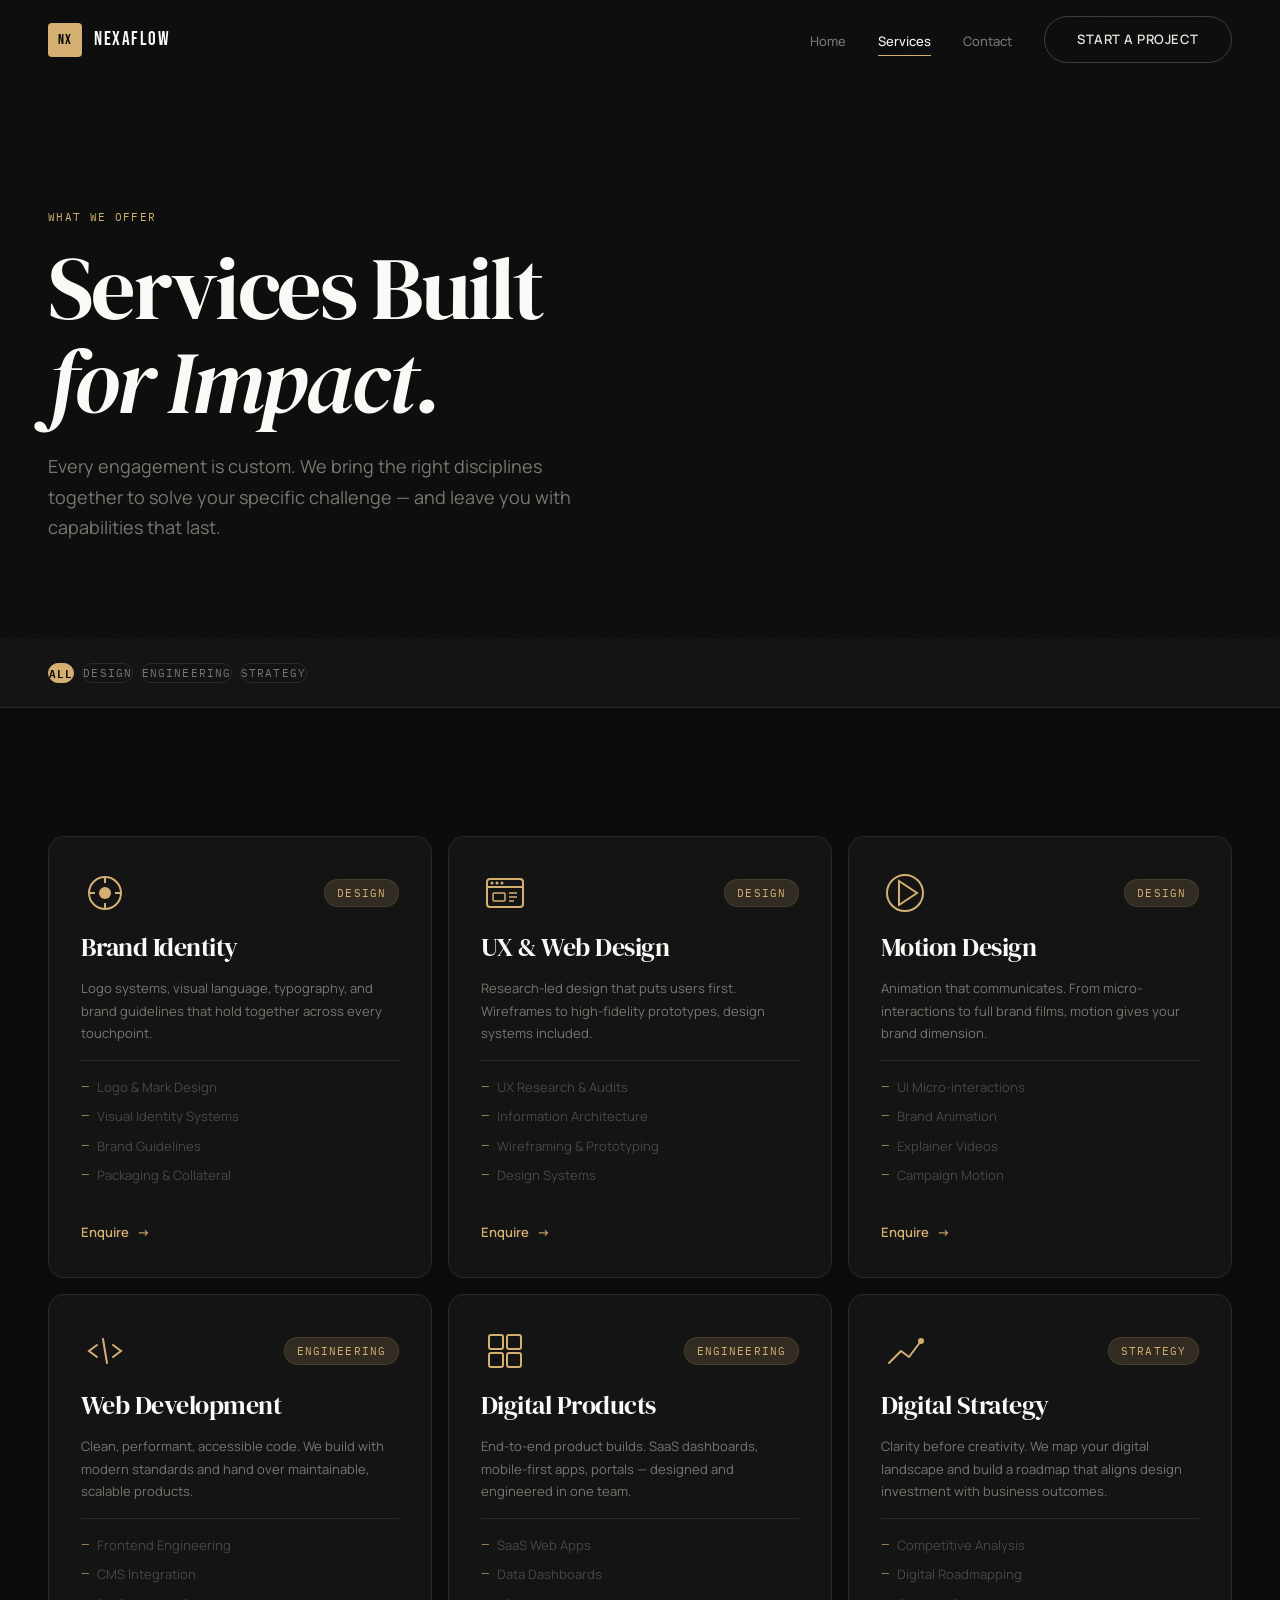
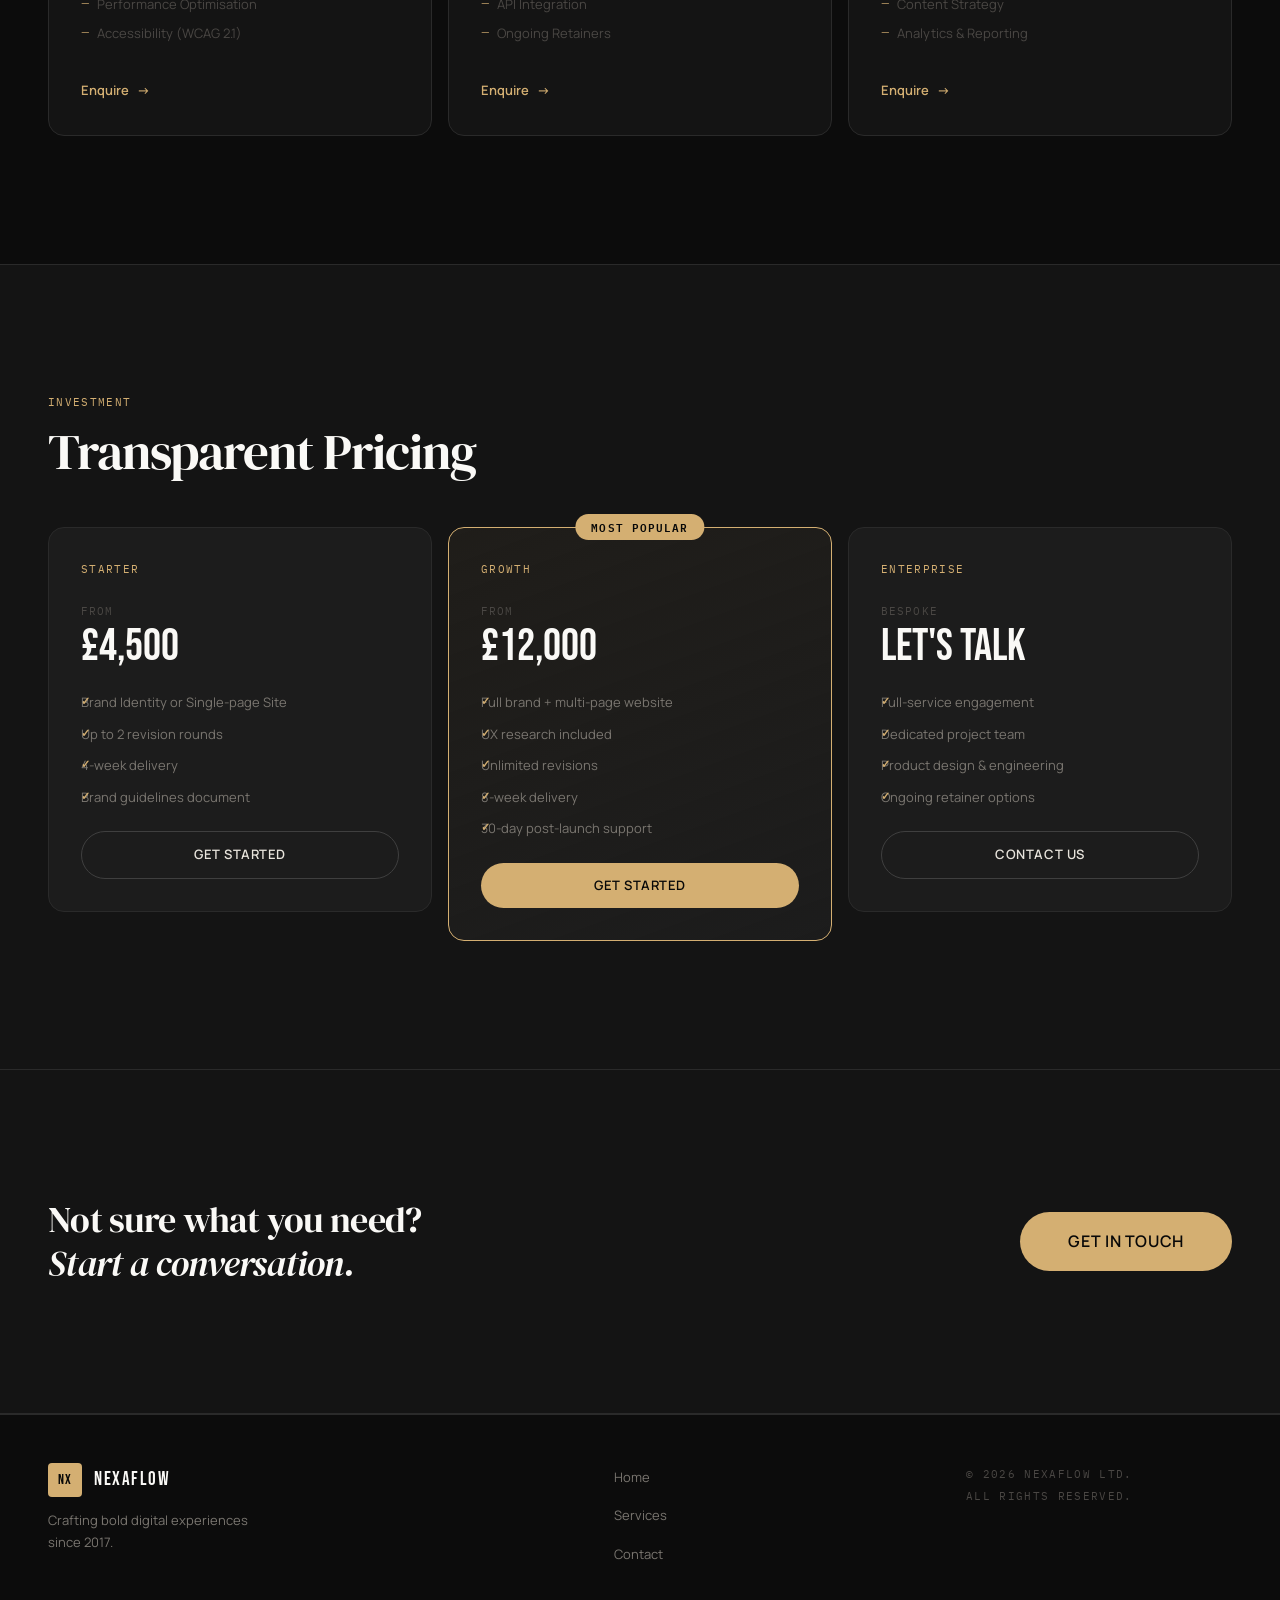
<file: services.html>
<!DOCTYPE html>
<html lang="en">
<head>
  <meta charset="UTF-8" />
  <meta name="viewport" content="width=device-width, initial-scale=1.0" />
  <meta name="description" content="NexaFlow Services — Brand Identity, Web Design, Development." />
  <title>Services — NexaFlow</title>
  <link rel="preconnect" href="https://fonts.googleapis.com">
  <link rel="preconnect" href="https://fonts.gstatic.com" crossorigin>
  <link href="https://fonts.googleapis.com/css2?family=Bebas+Neue&family=DM+Serif+Display:ital@0;1&family=IBM+Plex+Mono:wght@400;500&family=Manrope:wght@300;400;500;600&display=swap" rel="stylesheet">
  <style>
/* ============================================================
   NEXAFLOW — global.css
   Design tokens, reset, typography, layout utilities,
   navigation, footer, buttons, shared components
   ============================================================ */

/* ── 1. DESIGN TOKENS ───────────────────────────────────── */
:root {
  /* Palette */
  --clr-bg:          #0c0c0c;
  --clr-bg-2:        #141414;
  --clr-bg-3:        #1c1c1c;
  --clr-surface:     #1e1e1e;
  --clr-border:      #2a2a2a;
  --clr-border-hi:   #3f3f3f;

  --clr-text:        #e8e4dc;
  --clr-text-muted:  #7a7670;
  --clr-text-dim:    #4a4744;

  --clr-accent:      #d4af72;       /* warm gold */
  --clr-accent-dim:  rgba(212,175,114,0.15);
  --clr-accent-2:    #e8d5a3;

  --clr-white:       #faf9f6;
  --clr-black:       #080808;

  /* Typography */
  --ff-display:  'Bebas Neue', 'Impact', sans-serif;
  --ff-serif:    'DM Serif Display', Georgia, serif;
  --ff-body:     'Manrope', 'Helvetica Neue', Arial, sans-serif;
  --ff-mono:     'IBM Plex Mono', 'Courier New', monospace;

  /* Type scale */
  --fs-xs:   0.6875rem;   /* 11px */
  --fs-sm:   0.8125rem;   /* 13px */
  --fs-base: 1rem;        /* 16px */
  --fs-md:   1.125rem;    /* 18px */
  --fs-lg:   1.3125rem;   /* 21px */
  --fs-xl:   1.625rem;    /* 26px */
  --fs-2xl:  2.25rem;     /* 36px */
  --fs-3xl:  3.5rem;      /* 56px */
  --fs-4xl:  5.5rem;      /* 88px */
  --fs-5xl:  8rem;        /* 128px */

  /* Spacing */
  --sp-1:  0.25rem;
  --sp-2:  0.5rem;
  --sp-3:  0.75rem;
  --sp-4:  1rem;
  --sp-6:  1.5rem;
  --sp-8:  2rem;
  --sp-12: 3rem;
  --sp-16: 4rem;
  --sp-20: 5rem;
  --sp-24: 6rem;
  --sp-32: 8rem;

  /* Layout */
  --max-w:      1280px;
  --gutter:     clamp(1.25rem, 5vw, 3rem);

  /* Motion */
  --ease-out:   cubic-bezier(0.16, 1, 0.3, 1);
  --ease-in:    cubic-bezier(0.7, 0, 0.84, 0);
  --dur-fast:   150ms;
  --dur-med:    300ms;
  --dur-slow:   600ms;

  /* Radius */
  --r-sm:  4px;
  --r-md:  8px;
  --r-lg:  16px;
  --r-xl:  24px;
  --r-full: 9999px;
}

/* ── 2. RESET ────────────────────────────────────────────── */
*,
*::before,
*::after { box-sizing: border-box; margin: 0; padding: 0; }

html {
  scroll-behavior: smooth;
  -webkit-text-size-adjust: 100%;
}

body {
  background-color: var(--clr-bg);
  color: var(--clr-text);
  font-family: var(--ff-body);
  font-size: var(--fs-base);
  font-weight: 400;
  line-height: 1.65;
  -webkit-font-smoothing: antialiased;
  -moz-osx-font-smoothing: grayscale;
  overflow-x: hidden;
}

img, svg { display: block; max-width: 100%; }
a { color: inherit; text-decoration: none; }
button { font: inherit; cursor: pointer; border: none; background: none; }
ul, ol { list-style: none; }
address { font-style: normal; }
input, select, textarea { font: inherit; }

/* ── 3. ACCESSIBILITY ────────────────────────────────────── */
.skip-link {
  position: absolute;
  top: -100%;
  left: var(--sp-4);
  background: var(--clr-accent);
  color: var(--clr-black);
  padding: var(--sp-2) var(--sp-6);
  border-radius: var(--r-md);
  font-weight: 600;
  font-size: var(--fs-sm);
  z-index: 9999;
  transition: top var(--dur-fast);
}
.skip-link:focus { top: var(--sp-4); }

.sr-only {
  position: absolute;
  width: 1px; height: 1px;
  padding: 0; margin: -1px;
  overflow: hidden;
  clip: rect(0,0,0,0);
  white-space: nowrap;
  border: 0;
}

:focus-visible {
  outline: 2px solid var(--clr-accent);
  outline-offset: 3px;
  border-radius: var(--r-sm);
}

/* Reduced motion */
@media (prefers-reduced-motion: reduce) {
  *, *::before, *::after {
    animation-duration: 0.01ms !important;
    animation-iteration-count: 1 !important;
    transition-duration: 0.01ms !important;
    scroll-behavior: auto !important;
  }
}

/* ── 4. TYPOGRAPHY ───────────────────────────────────────── */
h1, h2, h3, h4, h5 {
  font-family: var(--ff-serif);
  font-weight: 400;
  line-height: 1.1;
  letter-spacing: -0.02em;
  color: var(--clr-white);
}

.mono {
  font-family: var(--ff-mono);
  font-size: var(--fs-xs);
  letter-spacing: 0.12em;
  text-transform: uppercase;
  color: var(--clr-text-muted);
}

.italic { font-style: italic; }

p { max-width: 62ch; }

/* ── 5. LAYOUT ───────────────────────────────────────────── */
.container {
  width: 100%;
  max-width: var(--max-w);
  margin-inline: auto;
  padding-inline: var(--gutter);
}

.section {
  padding-block: clamp(var(--sp-16), 10vw, var(--sp-32));
}

/* ── 6. BUTTONS ──────────────────────────────────────────── */
.btn {
  display: inline-flex;
  align-items: center;
  gap: var(--sp-2);
  padding: var(--sp-3) var(--sp-8);
  border-radius: var(--r-full);
  font-family: var(--ff-body);
  font-size: var(--fs-sm);
  font-weight: 600;
  letter-spacing: 0.04em;
  text-transform: uppercase;
  transition: all var(--dur-med) var(--ease-out);
  white-space: nowrap;
  position: relative;
  overflow: hidden;
}

.btn::after {
  content: '';
  position: absolute;
  inset: 0;
  opacity: 0;
  transition: opacity var(--dur-med);
}

.btn--primary {
  background: var(--clr-accent);
  color: var(--clr-black);
}
.btn--primary:hover,
.btn--primary:focus-visible {
  background: var(--clr-accent-2);
  transform: translateY(-2px);
  box-shadow: 0 8px 24px rgba(212,175,114,0.3);
}

.btn--outline {
  border: 1.5px solid var(--clr-border-hi);
  color: var(--clr-text);
}
.btn--outline:hover,
.btn--outline:focus-visible {
  border-color: var(--clr-accent);
  color: var(--clr-accent);
  transform: translateY(-2px);
}

.btn--ghost {
  color: var(--clr-text-muted);
  padding-inline: var(--sp-4);
}
.btn--ghost:hover,
.btn--ghost:focus-visible {
  color: var(--clr-text);
}

.btn--lg {
  padding: var(--sp-4) var(--sp-12);
  font-size: var(--fs-base);
}

.btn--full { width: 100%; justify-content: center; }

/* ── 7. NAVIGATION ───────────────────────────────────────── */
.site-header {
  position: fixed;
  top: 0; left: 0; right: 0;
  z-index: 1000;
  padding-block: var(--sp-4);
  transition: background var(--dur-slow), backdrop-filter var(--dur-slow), padding var(--dur-med);
}

.site-header.scrolled {
  background: rgba(12,12,12,0.9);
  backdrop-filter: blur(12px);
  -webkit-backdrop-filter: blur(12px);
  padding-block: var(--sp-3);
  border-bottom: 1px solid var(--clr-border);
}

.nav {
  display: flex;
  align-items: center;
  justify-content: space-between;
  gap: var(--sp-8);
}

.nav__logo {
  display: flex;
  align-items: center;
  gap: var(--sp-3);
  flex-shrink: 0;
}

.logo-mark {
  display: inline-flex;
  align-items: center;
  justify-content: center;
  width: 34px; height: 34px;
  background: var(--clr-accent);
  color: var(--clr-black);
  font-family: var(--ff-display);
  font-size: 14px;
  letter-spacing: 0.05em;
  border-radius: var(--r-sm);
  flex-shrink: 0;
}

.logo-text {
  font-family: var(--ff-display);
  font-size: 1.2rem;
  letter-spacing: 0.08em;
  color: var(--clr-white);
}

.nav__menu {
  display: flex;
  align-items: center;
  gap: var(--sp-8);
}

.nav__link {
  font-size: var(--fs-sm);
  font-weight: 500;
  color: var(--clr-text-muted);
  transition: color var(--dur-fast);
  position: relative;
  padding-block: var(--sp-1);
}

.nav__link::after {
  content: '';
  position: absolute;
  bottom: -2px; left: 0;
  width: 0; height: 1px;
  background: var(--clr-accent);
  transition: width var(--dur-med) var(--ease-out);
}

.nav__link:hover,
.nav__link:focus-visible { color: var(--clr-text); }
.nav__link:hover::after,
.nav__link.active::after { width: 100%; }
.nav__link.active { color: var(--clr-white); }

.nav__toggle {
  display: none;
  flex-direction: column;
  gap: 5px;
  padding: var(--sp-2);
  width: 36px; height: 36px;
  align-items: center;
  justify-content: center;
}

.hamburger {
  display: block;
  width: 22px; height: 2px;
  background: var(--clr-text);
  border-radius: var(--r-full);
  transition: transform var(--dur-med) var(--ease-out), opacity var(--dur-med);
}

/* Mobile nav */
@media (max-width: 768px) {
  .nav__toggle { display: flex; }

  .nav__menu {
    position: fixed;
    inset: 0;
    background: var(--clr-bg);
    flex-direction: column;
    justify-content: center;
    align-items: center;
    gap: var(--sp-8);
    font-size: var(--fs-xl);
    transform: translateX(100%);
    transition: transform var(--dur-slow) var(--ease-out);
    z-index: 999;
  }

  .nav__menu.open {
    transform: translateX(0);
  }

  .nav__link {
    font-size: var(--fs-lg);
    color: var(--clr-text);
  }

  .nav__cta { display: none; }

  .nav__toggle[aria-expanded="true"] .hamburger:nth-child(1) {
    transform: translateY(7px) rotate(45deg);
  }
  .nav__toggle[aria-expanded="true"] .hamburger:nth-child(2) {
    opacity: 0;
  }
  .nav__toggle[aria-expanded="true"] .hamburger:nth-child(3) {
    transform: translateY(-7px) rotate(-45deg);
  }
}

/* ── 8. FOOTER ───────────────────────────────────────────── */
.site-footer {
  border-top: 1px solid var(--clr-border);
  padding-block: var(--sp-12);
  background: var(--clr-bg);
}

.footer__inner {
  display: grid;
  grid-template-columns: 1fr auto 1fr;
  align-items: start;
  gap: var(--sp-8);
}

.footer__brand p {
  margin-top: var(--sp-3);
  font-size: var(--fs-sm);
  color: var(--clr-text-muted);
  line-height: 1.7;
}

.footer__nav ul {
  display: flex;
  flex-direction: column;
  gap: var(--sp-3);
}

.footer__nav a {
  font-size: var(--fs-sm);
  color: var(--clr-text-muted);
  transition: color var(--dur-fast);
}
.footer__nav a:hover { color: var(--clr-text); }

.footer__meta {
  text-align: right;
  color: var(--clr-text-dim);
  font-size: var(--fs-xs);
  line-height: 2;
}

@media (max-width: 640px) {
  .footer__inner {
    grid-template-columns: 1fr;
    gap: var(--sp-8);
  }
  .footer__meta { text-align: left; }
}

/* ── 9. SHARED SECTION STYLES ────────────────────────────── */
.section-header {
  margin-bottom: var(--sp-12);
}

.section-tag {
  color: var(--clr-accent);
  margin-bottom: var(--sp-3);
}

.section-header h2 {
  font-size: clamp(var(--fs-2xl), 4vw, var(--fs-3xl));
}

/* ── 10. TAGS ─────────────────────────────────────────────── */
.tag {
  display: inline-block;
  font-size: var(--fs-xs);
  font-family: var(--ff-mono);
  letter-spacing: 0.1em;
  text-transform: uppercase;
  padding: var(--sp-1) var(--sp-3);
  border: 1px solid var(--clr-border-hi);
  border-radius: var(--r-full);
  color: var(--clr-text-muted);
}

.tag--category {
  border-color: var(--clr-accent-dim);
  color: var(--clr-accent);
  background: var(--clr-accent-dim);
}

/* ── 11. LINK ARROW ──────────────────────────────────────── */
.link-arrow {
  display: inline-flex;
  align-items: center;
  gap: var(--sp-2);
  font-size: var(--fs-sm);
  font-weight: 600;
  color: var(--clr-accent);
  transition: gap var(--dur-med) var(--ease-out), color var(--dur-fast);
}
.link-arrow:hover,
.link-arrow:focus-visible {
  gap: var(--sp-3);
  color: var(--clr-accent-2);
}

/* ── 12. REVEAL ANIMATIONS ───────────────────────────────── */
.reveal-up {
  display: inline-block;
  opacity: 0;
  transform: translateY(24px);
  animation: revealUp var(--dur-slow) var(--ease-out) var(--delay, 0s) forwards;
}

@keyframes revealUp {
  to { opacity: 1; transform: translateY(0); }
}

/* ── 13. HERO NOISE TEXTURE ──────────────────────────────── */
.hero__noise {
  position: absolute;
  inset: 0;
  pointer-events: none;
  opacity: 0.025;
  background-image: url("data:image/svg+xml,%3Csvg viewBox='0 0 200 200' xmlns='http://www.w3.org/2000/svg'%3E%3Cfilter id='noise'%3E%3CfeTurbulence type='fractalNoise' baseFrequency='0.9' numOctaves='4' stitchTiles='stitch'/%3E%3C/filter%3E%3Crect width='100%25' height='100%25' filter='url(%23noise)'/%3E%3C/svg%3E");
  background-size: 200px 200px;
}

/* ── 14. PAGE HERO (shared, services + contact) ───────────── */
.page-hero {
  position: relative;
  padding-top: calc(var(--sp-32) + 80px);
  padding-bottom: var(--sp-24);
  overflow: hidden;
}

.page-hero__inner { position: relative; z-index: 1; }

.page-hero__label {
  color: var(--clr-accent);
  margin-bottom: var(--sp-4);
}

.page-hero__heading {
  font-family: var(--ff-serif);
  font-size: clamp(var(--fs-3xl), 7vw, var(--fs-4xl));
  line-height: 1.05;
  letter-spacing: -0.03em;
  color: var(--clr-white);
  margin-bottom: var(--sp-6);
}

.page-hero__sub {
  font-size: var(--fs-md);
  color: var(--clr-text-muted);
  max-width: 52ch;
  line-height: 1.7;
}

/* ── 15. CTA BAND ─────────────────────────────────────────── */
.cta-band {
  background: var(--clr-bg-2);
  border-top: 1px solid var(--clr-border);
  border-bottom: 1px solid var(--clr-border);
}

.cta-band__inner {
  display: flex;
  align-items: center;
  justify-content: space-between;
  gap: var(--sp-8);
  flex-wrap: wrap;
}

.cta-band__heading {
  font-size: clamp(var(--fs-xl), 3.5vw, var(--fs-2xl));
  line-height: 1.2;
}

@media (max-width: 640px) {
  .cta-band__inner { flex-direction: column; align-items: flex-start; }
}

/* ── 16. HIDE HELPERS ─────────────────────────────────────── */
.hide-sm { display: none; }
@media (min-width: 640px) { .hide-sm { display: inline; } }

/* ── 17. SCROLL PROGRESS BAR ─────────────────────────────── */
#scrollProgress {
  position: fixed;
  top: 0; left: 0;
  height: 2px;
  width: 0%;
  background: var(--clr-accent);
  z-index: 9999;
  transition: width 100ms linear;
}

/* ============================================================
   NEXAFLOW — services.css
   Styles specific to services.html
   ============================================================ */

/* ── FILTER BAR ────────────────────────────────────────────── */
.filter-section {
  padding-block: var(--sp-6);
  border-bottom: 1px solid var(--clr-border);
  background: var(--clr-bg-2);
  position: sticky;
  top: 65px;
  z-index: 100;
  backdrop-filter: blur(12px);
}

.filter-bar {
  display: flex;
  gap: var(--sp-2);
  flex-wrap: wrap;
}

.filter-btn {
  padding: var(--sp-2) var(--sp-5);
  border-radius: var(--r-full);
  font-family: var(--ff-mono);
  font-size: var(--fs-xs);
  letter-spacing: 0.1em;
  text-transform: uppercase;
  color: var(--clr-text-muted);
  border: 1.5px solid var(--clr-border);
  background: transparent;
  transition: all var(--dur-med) var(--ease-out);
}

.filter-btn:hover,
.filter-btn:focus-visible {
  border-color: var(--clr-border-hi);
  color: var(--clr-text);
}

.filter-btn.active {
  background: var(--clr-accent);
  color: var(--clr-black);
  border-color: var(--clr-accent);
  font-weight: 600;
}

/* ── SERVICES GRID ─────────────────────────────────────────── */
.services-grid-section {
  background: var(--clr-bg);
}

.services-grid {
  display: grid;
  grid-template-columns: repeat(3, 1fr);
  gap: var(--sp-4);
}

@media (max-width: 960px) {
  .services-grid { grid-template-columns: repeat(2, 1fr); }
}

@media (max-width: 600px) {
  .services-grid { grid-template-columns: 1fr; }
}

/* Card hidden state for filter */
.service-card[hidden] { display: none; }

.service-card {
  background: var(--clr-bg-2);
  border: 1px solid var(--clr-border);
  border-radius: var(--r-lg);
  padding: var(--sp-8);
  display: flex;
  flex-direction: column;
  gap: var(--sp-4);
  transition: border-color var(--dur-med), transform var(--dur-slow) var(--ease-out), opacity var(--dur-med);
}

.service-card:hover,
.service-card:focus-visible {
  border-color: var(--clr-border-hi);
  transform: translateY(-4px);
  outline: none;
}

.service-card__header {
  display: flex;
  align-items: center;
  justify-content: space-between;
}

.service-card__icon {
  width: 48px; height: 48px;
  color: var(--clr-accent);
  flex-shrink: 0;
}

.service-card__title {
  font-family: var(--ff-serif);
  font-size: var(--fs-xl);
  color: var(--clr-white);
  letter-spacing: -0.02em;
}

.service-card__desc {
  font-size: var(--fs-sm);
  color: var(--clr-text-muted);
  line-height: 1.7;
  flex: 1;
}

.service-card__list {
  display: flex;
  flex-direction: column;
  gap: var(--sp-2);
  padding-top: var(--sp-4);
  border-top: 1px solid var(--clr-border);
}

.service-card__list li {
  font-size: var(--fs-sm);
  color: var(--clr-text-dim);
  padding-left: var(--sp-4);
  position: relative;
}

.service-card__list li::before {
  content: '—';
  position: absolute;
  left: 0;
  color: var(--clr-accent);
  font-size: var(--fs-xs);
}

.service-card__footer {
  margin-top: auto;
  padding-top: var(--sp-4);
}

/* ── PRICING ───────────────────────────────────────────────── */
.pricing {
  background: var(--clr-bg-2);
  border-top: 1px solid var(--clr-border);
}

.pricing__grid {
  display: grid;
  grid-template-columns: repeat(3, 1fr);
  gap: var(--sp-4);
  align-items: start;
}

@media (max-width: 860px) {
  .pricing__grid {
    grid-template-columns: 1fr;
    max-width: 480px;
  }
}

.pricing-card {
  background: var(--clr-bg-3);
  border: 1px solid var(--clr-border);
  border-radius: var(--r-lg);
  padding: var(--sp-8);
  display: flex;
  flex-direction: column;
  gap: var(--sp-6);
  position: relative;
  transition: border-color var(--dur-med), transform var(--dur-slow) var(--ease-out);
}

.pricing-card:hover { border-color: var(--clr-border-hi); }

.pricing-card--featured {
  border-color: var(--clr-accent);
  background: linear-gradient(160deg, rgba(212,175,114,0.06) 0%, var(--clr-bg-3) 100%);
  transform: scale(1.02);
}

.pricing-card--featured:hover { transform: scale(1.03) translateY(-4px); }

.pricing-card__badge {
  position: absolute;
  top: -14px;
  left: 50%;
  transform: translateX(-50%);
  background: var(--clr-accent);
  color: var(--clr-black);
  font-family: var(--ff-mono);
  font-size: var(--fs-xs);
  letter-spacing: 0.1em;
  text-transform: uppercase;
  padding: var(--sp-1) var(--sp-4);
  border-radius: var(--r-full);
  font-weight: 600;
  white-space: nowrap;
}

.pricing-card__tier {
  color: var(--clr-accent);
  font-size: var(--fs-xs);
}

.pricing-card__price {
  display: flex;
  flex-direction: column;
  gap: var(--sp-1);
}

.price__from {
  font-size: var(--fs-xs);
  font-family: var(--ff-mono);
  color: var(--clr-text-dim);
  text-transform: uppercase;
  letter-spacing: 0.1em;
}

.price__amount {
  font-family: var(--ff-display);
  font-size: clamp(2rem, 4vw, 2.8rem);
  color: var(--clr-white);
  line-height: 1;
}

.pricing-card__features {
  display: flex;
  flex-direction: column;
  gap: var(--sp-3);
  flex: 1;
}

.pricing-card__features li {
  font-size: var(--fs-sm);
  color: var(--clr-text-muted);
  padding-left: var(--sp-5);
  position: relative;
  line-height: 1.5;
}

.pricing-card__features li::before {
  content: '✓';
  position: absolute;
  left: 0;
  color: var(--clr-accent);
  font-size: var(--fs-xs);
  font-weight: 700;
}

  </style>
</head>
<body>
<a href="#main-content" class="skip-link">Skip to main content</a>

  <!-- ===== NAVIGATION ===== -->
  <header class="site-header" id="site-header">
    <nav class="nav container" aria-label="Main navigation">
      <a href="index.html" class="nav__logo" aria-label="NexaFlow home">
        <span class="logo-mark">NX</span>
        <span class="logo-text">NexaFlow</span>
      </a>
      <button class="nav__toggle" id="navToggle" aria-expanded="false" aria-controls="navMenu" aria-label="Toggle navigation menu">
        <span class="hamburger"></span>
        <span class="hamburger"></span>
        <span class="hamburger"></span>
      </button>
      <ul class="nav__menu" id="navMenu" role="list">
        <li><a href="index.html" class="nav__link">Home</a></li>
        <li><a href="services.html" class="nav__link active" aria-current="page">Services</a></li>
        <li><a href="contact.html" class="nav__link">Contact</a></li>
        <li><a href="contact.html" class="nav__cta btn btn--outline">Start a Project</a></li>
      </ul>
    </nav>
  </header>

  <main id="main-content">

    <!-- ===== PAGE HERO ===== -->
    <section class="page-hero section" aria-labelledby="page-hero-heading">
      <div class="hero__noise" aria-hidden="true"></div>
      <div class="container page-hero__inner">
        <div class="mono page-hero__label">What We Offer</div>
        <h1 class="page-hero__heading" id="page-hero-heading">
          <span class="reveal-up" style="--delay:0.1s">Services Built</span><br>
          <span class="reveal-up italic" style="--delay:0.25s">for Impact.</span>
        </h1>
        <p class="page-hero__sub reveal-up" style="--delay:0.4s">
          Every engagement is custom. We bring the right disciplines together to solve your specific challenge — and leave you with capabilities that last.
        </p>
      </div>
    </section>

    <!-- ===== FILTER BAR ===== -->
    <section class="filter-section" aria-label="Filter services">
      <div class="container">
        <div class="filter-bar" role="group" aria-label="Service category filter">
          <button class="filter-btn active" data-filter="all" aria-pressed="true">All</button>
          <button class="filter-btn" data-filter="design" aria-pressed="false">Design</button>
          <button class="filter-btn" data-filter="engineering" aria-pressed="false">Engineering</button>
          <button class="filter-btn" data-filter="strategy" aria-pressed="false">Strategy</button>
        </div>
      </div>
    </section>

    <!-- ===== SERVICES GRID ===== -->
    <section class="services-grid-section section" aria-labelledby="services-heading">
      <div class="container">
        <h2 class="sr-only" id="services-heading">Our Services</h2>
        <div class="services-grid" id="servicesGrid">

          <article class="service-card" data-category="design" tabindex="0" aria-label="Brand Identity service">
            <div class="service-card__header">
              <div class="service-card__icon" aria-hidden="true">
                <svg viewBox="0 0 48 48" fill="none" xmlns="http://www.w3.org/2000/svg" aria-hidden="true">
                  <circle cx="24" cy="24" r="16" stroke="currentColor" stroke-width="2"/>
                  <circle cx="24" cy="24" r="6" fill="currentColor"/>
                  <line x1="24" y1="8" x2="24" y2="14" stroke="currentColor" stroke-width="2"/>
                  <line x1="24" y1="34" x2="24" y2="40" stroke="currentColor" stroke-width="2"/>
                  <line x1="8" y1="24" x2="14" y2="24" stroke="currentColor" stroke-width="2"/>
                  <line x1="34" y1="24" x2="40" y2="24" stroke="currentColor" stroke-width="2"/>
                </svg>
              </div>
              <span class="tag tag--category">Design</span>
            </div>
            <h3 class="service-card__title">Brand Identity</h3>
            <p class="service-card__desc">Logo systems, visual language, typography, and brand guidelines that hold together across every touchpoint.</p>
            <ul class="service-card__list" role="list">
              <li>Logo & Mark Design</li>
              <li>Visual Identity Systems</li>
              <li>Brand Guidelines</li>
              <li>Packaging & Collateral</li>
            </ul>
            <div class="service-card__footer">
              <a href="contact.html" class="link-arrow">Enquire <span aria-hidden="true">→</span></a>
            </div>
          </article>

          <article class="service-card" data-category="design" tabindex="0" aria-label="UX and Web Design service">
            <div class="service-card__header">
              <div class="service-card__icon" aria-hidden="true">
                <svg viewBox="0 0 48 48" fill="none" xmlns="http://www.w3.org/2000/svg" aria-hidden="true">
                  <rect x="6" y="10" width="36" height="28" rx="3" stroke="currentColor" stroke-width="2"/>
                  <line x1="6" y1="18" x2="42" y2="18" stroke="currentColor" stroke-width="2"/>
                  <circle cx="11" cy="14" r="1.5" fill="currentColor"/>
                  <circle cx="16" cy="14" r="1.5" fill="currentColor"/>
                  <circle cx="21" cy="14" r="1.5" fill="currentColor"/>
                  <rect x="12" y="24" width="12" height="8" rx="1" stroke="currentColor" stroke-width="1.5"/>
                  <line x1="28" y1="24" x2="36" y2="24" stroke="currentColor" stroke-width="1.5"/>
                  <line x1="28" y1="28" x2="36" y2="28" stroke="currentColor" stroke-width="1.5"/>
                  <line x1="28" y1="32" x2="33" y2="32" stroke="currentColor" stroke-width="1.5"/>
                </svg>
              </div>
              <span class="tag tag--category">Design</span>
            </div>
            <h3 class="service-card__title">UX & Web Design</h3>
            <p class="service-card__desc">Research-led design that puts users first. Wireframes to high-fidelity prototypes, design systems included.</p>
            <ul class="service-card__list" role="list">
              <li>UX Research & Audits</li>
              <li>Information Architecture</li>
              <li>Wireframing & Prototyping</li>
              <li>Design Systems</li>
            </ul>
            <div class="service-card__footer">
              <a href="contact.html" class="link-arrow">Enquire <span aria-hidden="true">→</span></a>
            </div>
          </article>

          <article class="service-card" data-category="design" tabindex="0" aria-label="Motion Design service">
            <div class="service-card__header">
              <div class="service-card__icon" aria-hidden="true">
                <svg viewBox="0 0 48 48" fill="none" xmlns="http://www.w3.org/2000/svg" aria-hidden="true">
                  <polygon points="18,12 36,24 18,36" stroke="currentColor" stroke-width="2" fill="none"/>
                  <circle cx="24" cy="24" r="18" stroke="currentColor" stroke-width="2"/>
                </svg>
              </div>
              <span class="tag tag--category">Design</span>
            </div>
            <h3 class="service-card__title">Motion Design</h3>
            <p class="service-card__desc">Animation that communicates. From micro-interactions to full brand films, motion gives your brand dimension.</p>
            <ul class="service-card__list" role="list">
              <li>UI Micro-interactions</li>
              <li>Brand Animation</li>
              <li>Explainer Videos</li>
              <li>Campaign Motion</li>
            </ul>
            <div class="service-card__footer">
              <a href="contact.html" class="link-arrow">Enquire <span aria-hidden="true">→</span></a>
            </div>
          </article>

          <article class="service-card" data-category="engineering" tabindex="0" aria-label="Web Development service">
            <div class="service-card__header">
              <div class="service-card__icon" aria-hidden="true">
                <svg viewBox="0 0 48 48" fill="none" xmlns="http://www.w3.org/2000/svg" aria-hidden="true">
                  <polyline points="16,18 8,24 16,30" stroke="currentColor" stroke-width="2" stroke-linecap="round"/>
                  <polyline points="32,18 40,24 32,30" stroke="currentColor" stroke-width="2" stroke-linecap="round"/>
                  <line x1="22" y1="12" x2="26" y2="36" stroke="currentColor" stroke-width="2" stroke-linecap="round"/>
                </svg>
              </div>
              <span class="tag tag--category">Engineering</span>
            </div>
            <h3 class="service-card__title">Web Development</h3>
            <p class="service-card__desc">Clean, performant, accessible code. We build with modern standards and hand over maintainable, scalable products.</p>
            <ul class="service-card__list" role="list">
              <li>Frontend Engineering</li>
              <li>CMS Integration</li>
              <li>Performance Optimisation</li>
              <li>Accessibility (WCAG 2.1)</li>
            </ul>
            <div class="service-card__footer">
              <a href="contact.html" class="link-arrow">Enquire <span aria-hidden="true">→</span></a>
            </div>
          </article>

          <article class="service-card" data-category="engineering" tabindex="0" aria-label="Digital Products service">
            <div class="service-card__header">
              <div class="service-card__icon" aria-hidden="true">
                <svg viewBox="0 0 48 48" fill="none" xmlns="http://www.w3.org/2000/svg" aria-hidden="true">
                  <rect x="8" y="8" width="14" height="14" rx="2" stroke="currentColor" stroke-width="2"/>
                  <rect x="26" y="8" width="14" height="14" rx="2" stroke="currentColor" stroke-width="2"/>
                  <rect x="8" y="26" width="14" height="14" rx="2" stroke="currentColor" stroke-width="2"/>
                  <rect x="26" y="26" width="14" height="14" rx="2" stroke="currentColor" stroke-width="2"/>
                </svg>
              </div>
              <span class="tag tag--category">Engineering</span>
            </div>
            <h3 class="service-card__title">Digital Products</h3>
            <p class="service-card__desc">End-to-end product builds. SaaS dashboards, mobile-first apps, portals — designed and engineered in one team.</p>
            <ul class="service-card__list" role="list">
              <li>SaaS Web Apps</li>
              <li>Data Dashboards</li>
              <li>API Integration</li>
              <li>Ongoing Retainers</li>
            </ul>
            <div class="service-card__footer">
              <a href="contact.html" class="link-arrow">Enquire <span aria-hidden="true">→</span></a>
            </div>
          </article>

          <article class="service-card" data-category="strategy" tabindex="0" aria-label="Digital Strategy service">
            <div class="service-card__header">
              <div class="service-card__icon" aria-hidden="true">
                <svg viewBox="0 0 48 48" fill="none" xmlns="http://www.w3.org/2000/svg" aria-hidden="true">
                  <path d="M8 36 L20 24 L28 30 L40 14" stroke="currentColor" stroke-width="2" stroke-linecap="round" stroke-linejoin="round"/>
                  <circle cx="40" cy="14" r="3" fill="currentColor"/>
                </svg>
              </div>
              <span class="tag tag--category">Strategy</span>
            </div>
            <h3 class="service-card__title">Digital Strategy</h3>
            <p class="service-card__desc">Clarity before creativity. We map your digital landscape and build a roadmap that aligns design investment with business outcomes.</p>
            <ul class="service-card__list" role="list">
              <li>Competitive Analysis</li>
              <li>Digital Roadmapping</li>
              <li>Content Strategy</li>
              <li>Analytics & Reporting</li>
            </ul>
            <div class="service-card__footer">
              <a href="contact.html" class="link-arrow">Enquire <span aria-hidden="true">→</span></a>
            </div>
          </article>

        </div>
      </div>
    </section>

    <!-- ===== PRICING ===== -->
    <section class="pricing section" aria-labelledby="pricing-heading">
      <div class="container">
        <div class="section-header">
          <div class="mono section-tag">Investment</div>
          <h2 id="pricing-heading">Transparent Pricing</h2>
        </div>
        <div class="pricing__grid">
          <article class="pricing-card" aria-label="Starter package">
            <div class="pricing-card__tier mono">Starter</div>
            <div class="pricing-card__price">
              <span class="price__from">From</span>
              <span class="price__amount">£4,500</span>
            </div>
            <ul class="pricing-card__features" role="list">
              <li>Brand Identity or Single-page Site</li>
              <li>Up to 2 revision rounds</li>
              <li>4-week delivery</li>
              <li>Brand guidelines document</li>
            </ul>
            <a href="contact.html" class="btn btn--outline btn--full">Get Started</a>
          </article>

          <article class="pricing-card pricing-card--featured" aria-label="Growth package — most popular">
            <div class="pricing-card__badge">Most Popular</div>
            <div class="pricing-card__tier mono">Growth</div>
            <div class="pricing-card__price">
              <span class="price__from">From</span>
              <span class="price__amount">£12,000</span>
            </div>
            <ul class="pricing-card__features" role="list">
              <li>Full brand + multi-page website</li>
              <li>UX research included</li>
              <li>Unlimited revisions</li>
              <li>8-week delivery</li>
              <li>30-day post-launch support</li>
            </ul>
            <a href="contact.html" class="btn btn--primary btn--full">Get Started</a>
          </article>

          <article class="pricing-card" aria-label="Enterprise package">
            <div class="pricing-card__tier mono">Enterprise</div>
            <div class="pricing-card__price">
              <span class="price__from">Bespoke</span>
              <span class="price__amount">Let's Talk</span>
            </div>
            <ul class="pricing-card__features" role="list">
              <li>Full-service engagement</li>
              <li>Dedicated project team</li>
              <li>Product design & engineering</li>
              <li>Ongoing retainer options</li>
            </ul>
            <a href="contact.html" class="btn btn--outline btn--full">Contact Us</a>
          </article>
        </div>
      </div>
    </section>

    <!-- ===== CTA ===== -->
    <section class="cta-band section" aria-labelledby="services-cta-heading">
      <div class="container cta-band__inner">
        <h2 class="cta-band__heading" id="services-cta-heading">
          Not sure what you need?<br><em>Start a conversation.</em>
        </h2>
        <a href="contact.html" class="btn btn--primary btn--lg">Get in Touch</a>
      </div>
    </section>

  </main>

  <footer class="site-footer" role="contentinfo">
    <div class="container footer__inner">
      <div class="footer__brand">
        <a href="index.html" class="nav__logo" aria-label="NexaFlow home">
          <span class="logo-mark">NX</span>
          <span class="logo-text">NexaFlow</span>
        </a>
        <p>Crafting bold digital experiences<br>since 2017.</p>
      </div>
      <nav class="footer__nav" aria-label="Footer navigation">
        <ul role="list">
          <li><a href="index.html">Home</a></li>
          <li><a href="services.html">Services</a></li>
          <li><a href="contact.html">Contact</a></li>
        </ul>
      </nav>
      <div class="footer__meta mono">
        <p>© <span id="footerYear"></span> NexaFlow Ltd.</p>
        <p>All rights reserved.</p>
      </div>
    </div>
  </footer>
<script>
/**
 * nav.js — Navigation module
 * Handles: scroll-based header styling, mobile menu toggle,
 * scroll progress bar, footer year
 */

// ── Scroll progress bar ──────────────────────────────────────
const progressBar = document.createElement('div');
progressBar.id = 'scrollProgress';
progressBar.setAttribute('role', 'progressbar');
progressBar.setAttribute('aria-label', 'Page scroll progress');
document.body.prepend(progressBar);

window.addEventListener('scroll', () => {
  const scrollTop = document.documentElement.scrollTop;
  const docHeight = document.documentElement.scrollHeight - window.innerHeight;
  const pct = docHeight > 0 ? (scrollTop / docHeight) * 100 : 0;
  progressBar.style.width = `${pct}%`;
}, { passive: true });

// ── Sticky header ────────────────────────────────────────────
const header = document.getElementById('site-header');
if (header) {
  const observer = new IntersectionObserver(
    ([entry]) => header.classList.toggle('scrolled', !entry.isIntersecting),
    { rootMargin: '-80px 0px 0px 0px' }
  );
  // Observe a sentinel just below the header
  const sentinel = document.createElement('div');
  sentinel.style.cssText = 'position:absolute;top:80px;height:1px;width:1px;pointer-events:none;';
  document.body.prepend(sentinel);
  observer.observe(sentinel);
}

// ── Mobile nav toggle ────────────────────────────────────────
const toggle = document.getElementById('navToggle');
const menu   = document.getElementById('navMenu');

if (toggle && menu) {
  toggle.addEventListener('click', () => {
    const isOpen = toggle.getAttribute('aria-expanded') === 'true';
    toggle.setAttribute('aria-expanded', String(!isOpen));
    menu.classList.toggle('open', !isOpen);
    // Prevent body scroll when menu open
    document.body.style.overflow = isOpen ? '' : 'hidden';
  });

  // Close on link click
  menu.querySelectorAll('a').forEach(link => {
    link.addEventListener('click', () => {
      toggle.setAttribute('aria-expanded', 'false');
      menu.classList.remove('open');
      document.body.style.overflow = '';
    });
  });

  // Close on Escape
  document.addEventListener('keydown', (e) => {
    if (e.key === 'Escape' && menu.classList.contains('open')) {
      toggle.setAttribute('aria-expanded', 'false');
      menu.classList.remove('open');
      document.body.style.overflow = '';
      toggle.focus();
    }
  });
}

// ── Footer year ──────────────────────────────────────────────
document.querySelectorAll('#footerYear').forEach(el => {
  el.textContent = new Date().getFullYear();
});

/**
 * services.js — Services page interactivity
 * Features:
 *  1. Filter buttons — DOM manipulation to show/hide cards
 *  2. localStorage: remembers last selected filter
 */

const FILTER_KEY = 'nf_service_filter';

const filterBtns = document.querySelectorAll('.filter-btn');
const serviceCards = document.querySelectorAll('.service-card[data-category]');

function applyFilter(filter) {
  filterBtns.forEach(btn => {
    const isActive = btn.dataset.filter === filter;
    btn.classList.toggle('active', isActive);
    btn.setAttribute('aria-pressed', String(isActive));
  });

  serviceCards.forEach((card, i) => {
    const match = filter === 'all' || card.dataset.category === filter;

    if (match) {
      card.removeAttribute('hidden');
      // Staggered reveal
      card.style.opacity = '0';
      card.style.transform = 'translateY(16px)';
      card.style.transition = `opacity 0.35s ease ${i * 0.04}s, transform 0.35s cubic-bezier(0.16,1,0.3,1) ${i * 0.04}s`;
      requestAnimationFrame(() => {
        requestAnimationFrame(() => {
          card.style.opacity = '1';
          card.style.transform = 'translateY(0)';
        });
      });
    } else {
      card.setAttribute('hidden', '');
    }
  });

  // Persist selection
  localStorage.setItem(FILTER_KEY, filter);
}

// Restore last filter
const savedFilter = localStorage.getItem(FILTER_KEY) || 'all';
applyFilter(savedFilter);

// Bind filter buttons
filterBtns.forEach(btn => {
  btn.addEventListener('click', () => {
    applyFilter(btn.dataset.filter);
  });
});

/**
 * utils.js — Shared utilities
 * Handles: IntersectionObserver scroll reveals
 */

// ── Reveal on scroll (IntersectionObserver) ──────────────────
// Elements with .reveal-up are animated in global.css via CSS
// animation, but we re-trigger them when they enter the viewport
// for elements below the fold.

const scrollRevealElements = document.querySelectorAll(
  '.process-step, .work-card, .service-card, .pricing-card, .faq-item, .info-block'
);

if (scrollRevealElements.length > 0) {
  const revealObserver = new IntersectionObserver((entries) => {
    entries.forEach(entry => {
      if (entry.isIntersecting) {
        entry.target.style.opacity = '1';
        entry.target.style.transform = 'translateY(0)';
        revealObserver.unobserve(entry.target);
      }
    });
  }, {
    threshold: 0.1,
    rootMargin: '0px 0px -40px 0px'
  });

  scrollRevealElements.forEach((el, i) => {
    el.style.opacity = '0';
    el.style.transform = 'translateY(20px)';
    el.style.transition = `opacity 0.5s ease ${i * 0.05}s, transform 0.5s cubic-bezier(0.16,1,0.3,1) ${i * 0.05}s`;
    revealObserver.observe(el);
  });
}

</script>
</body>
</html>
</file>
